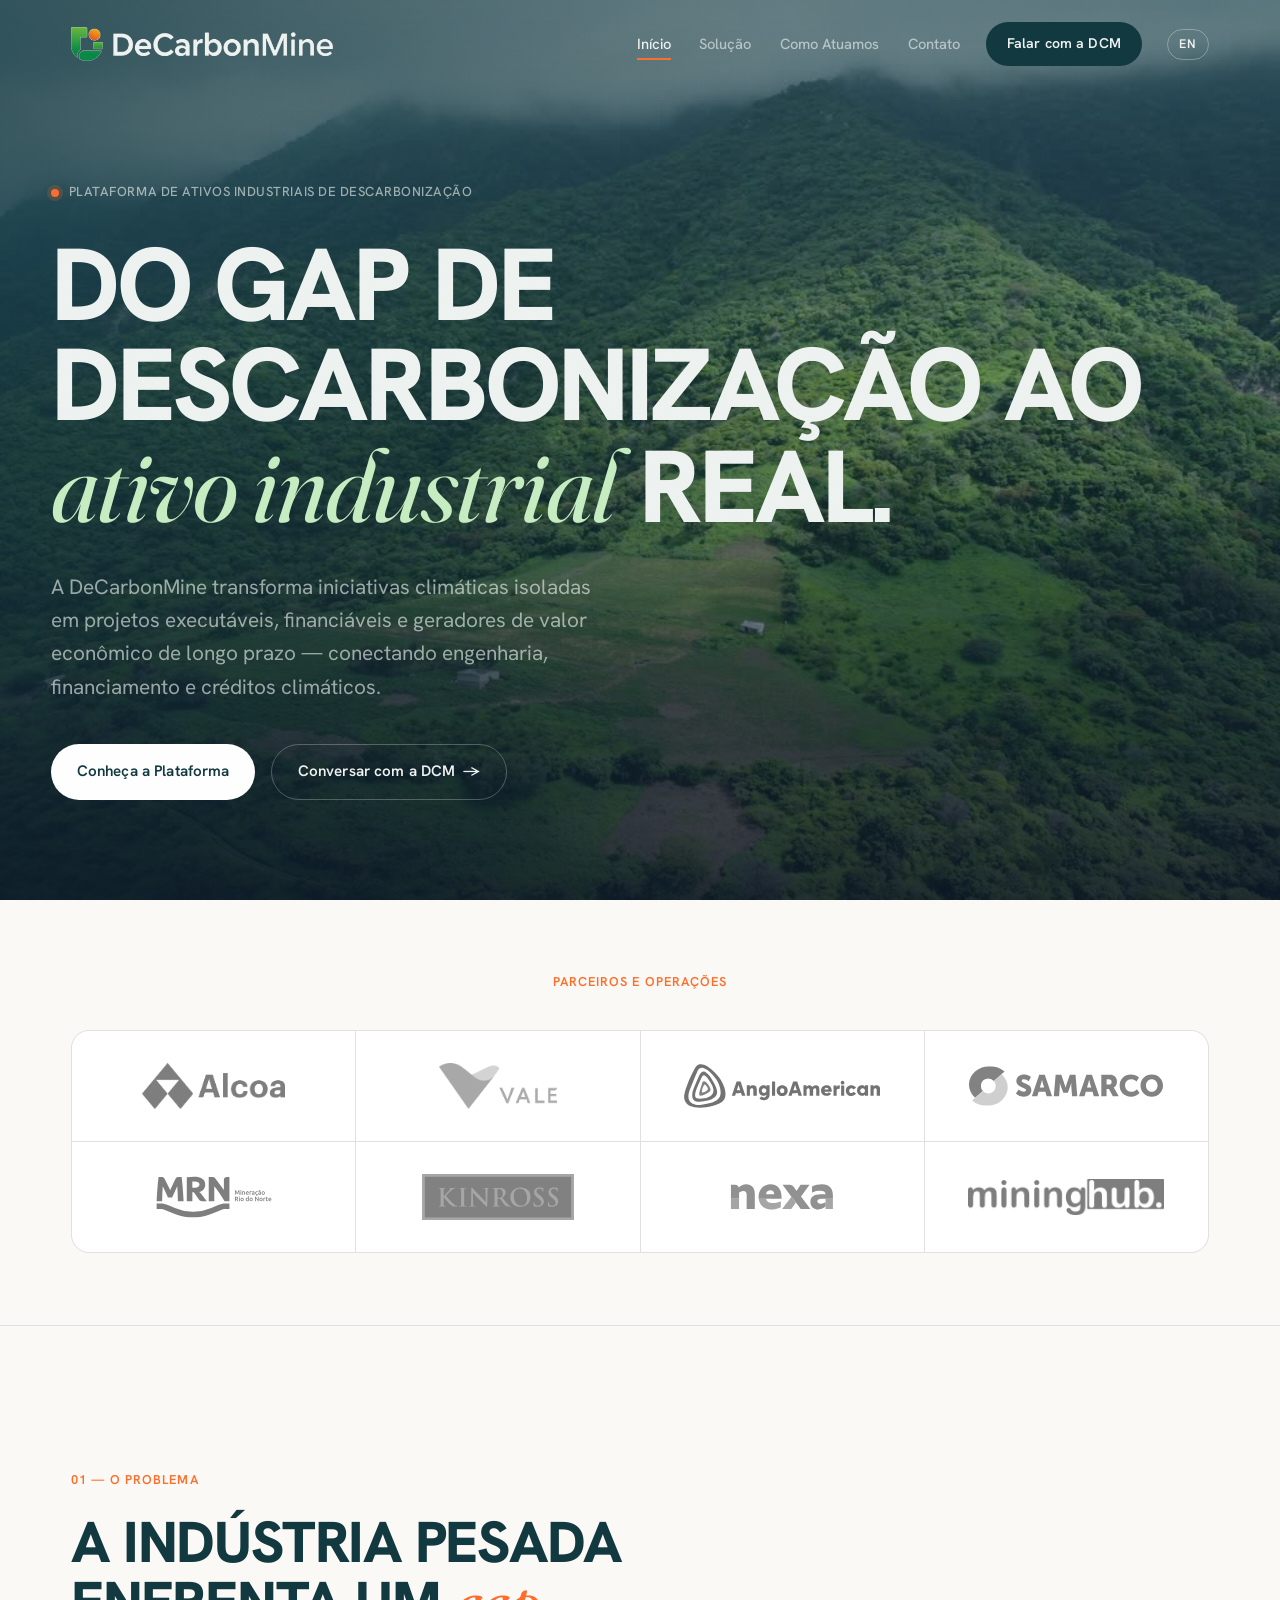
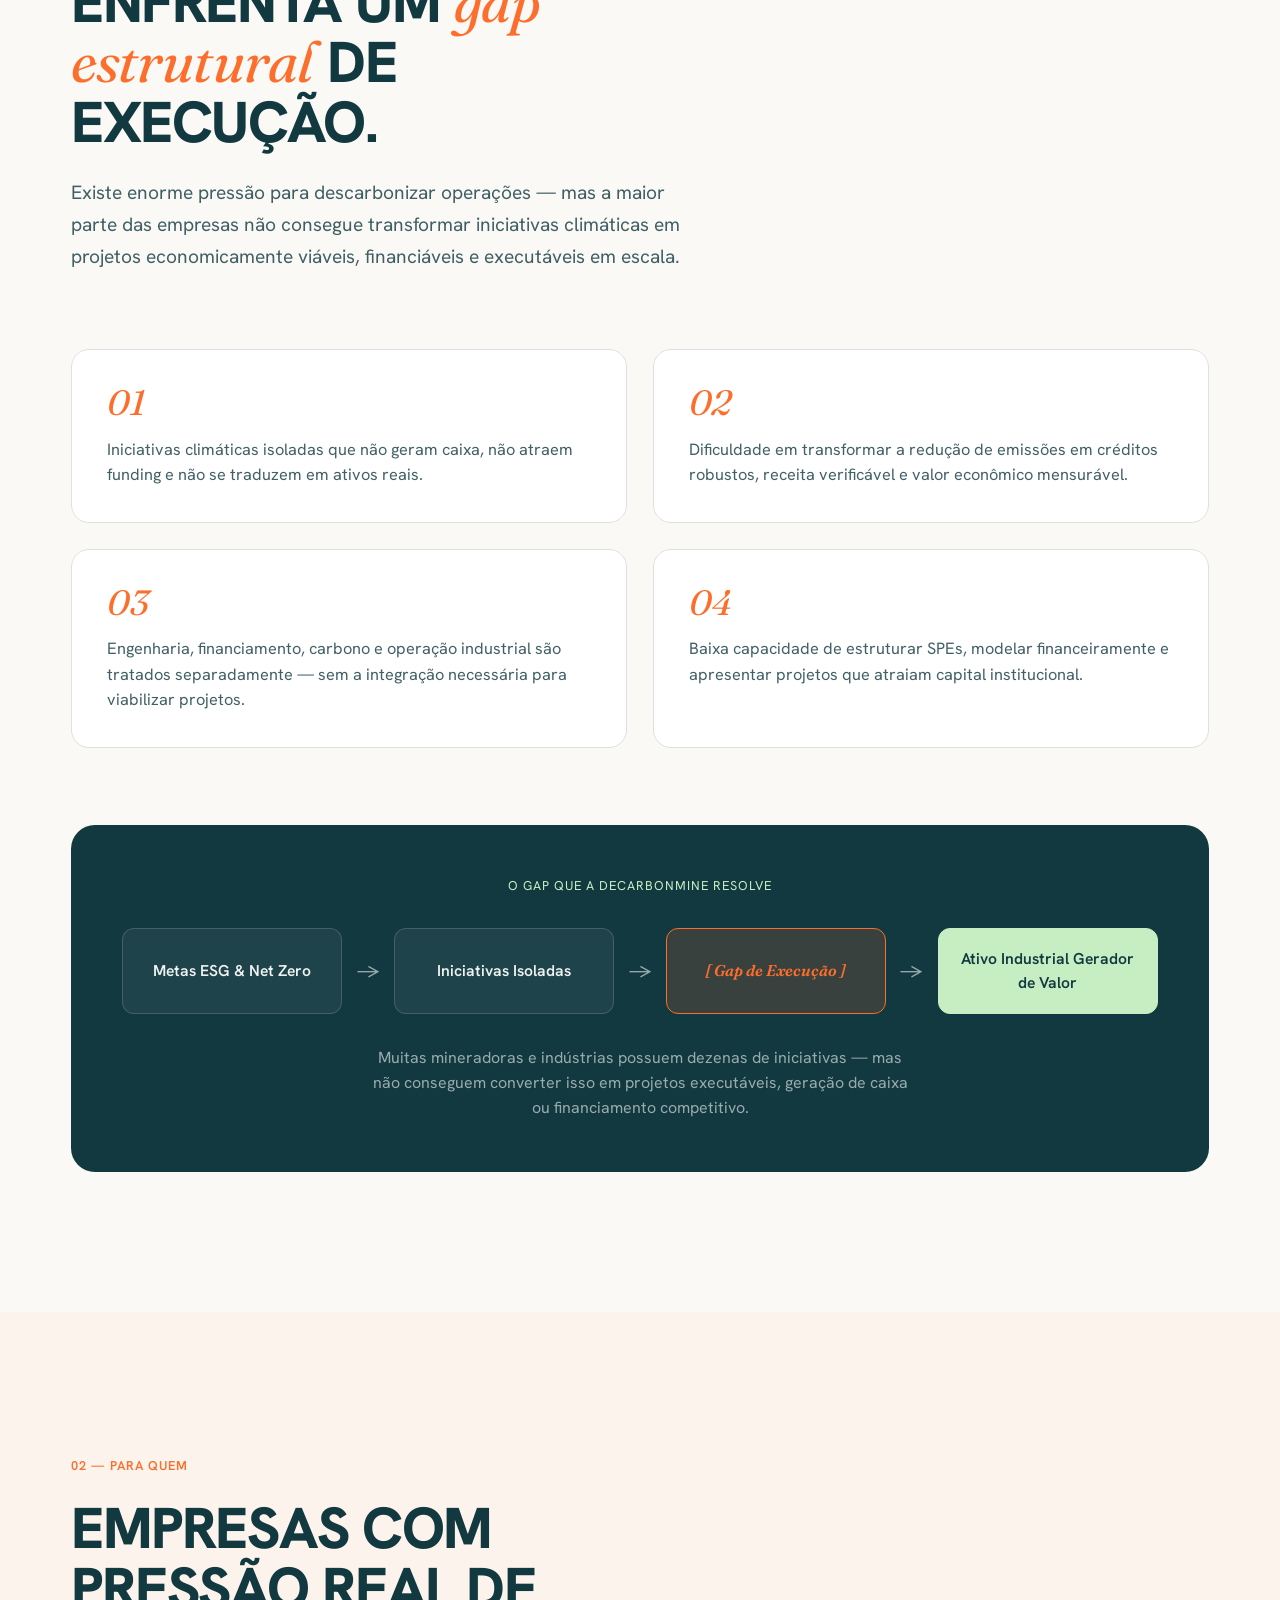
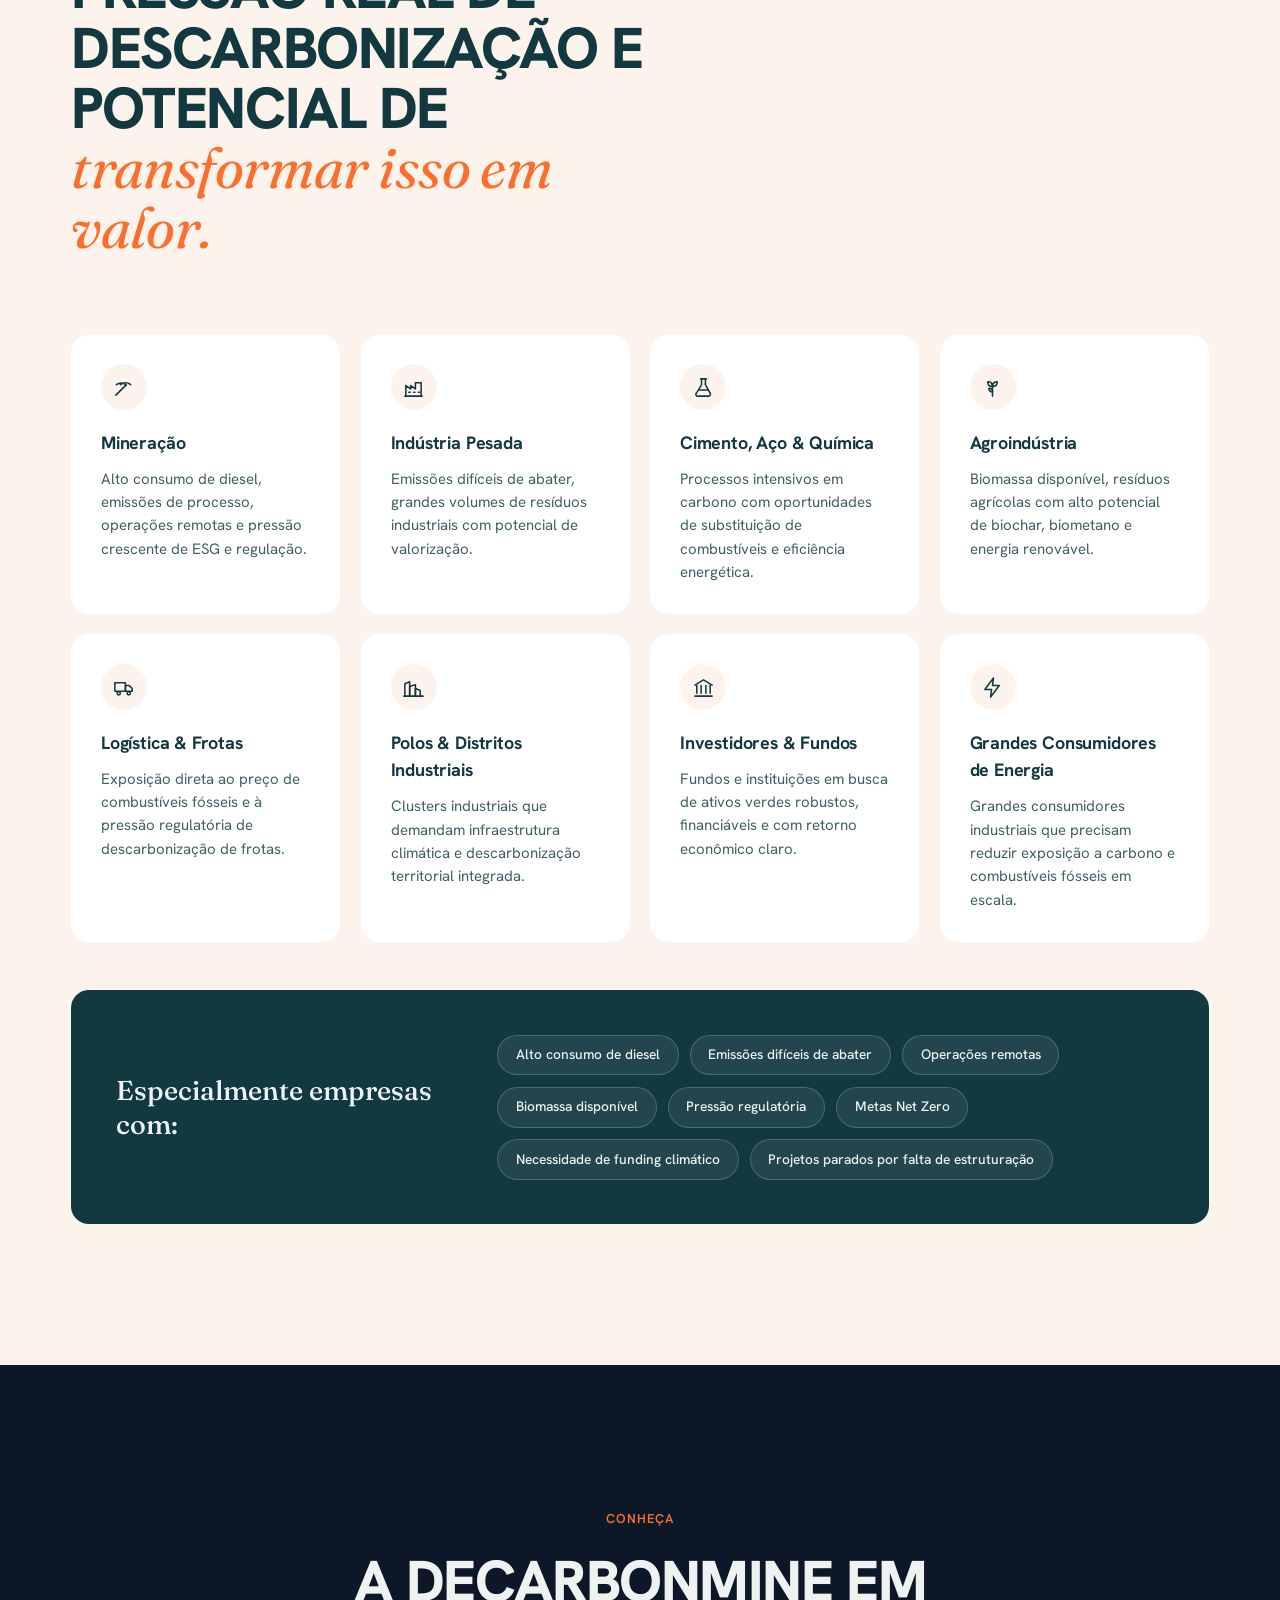
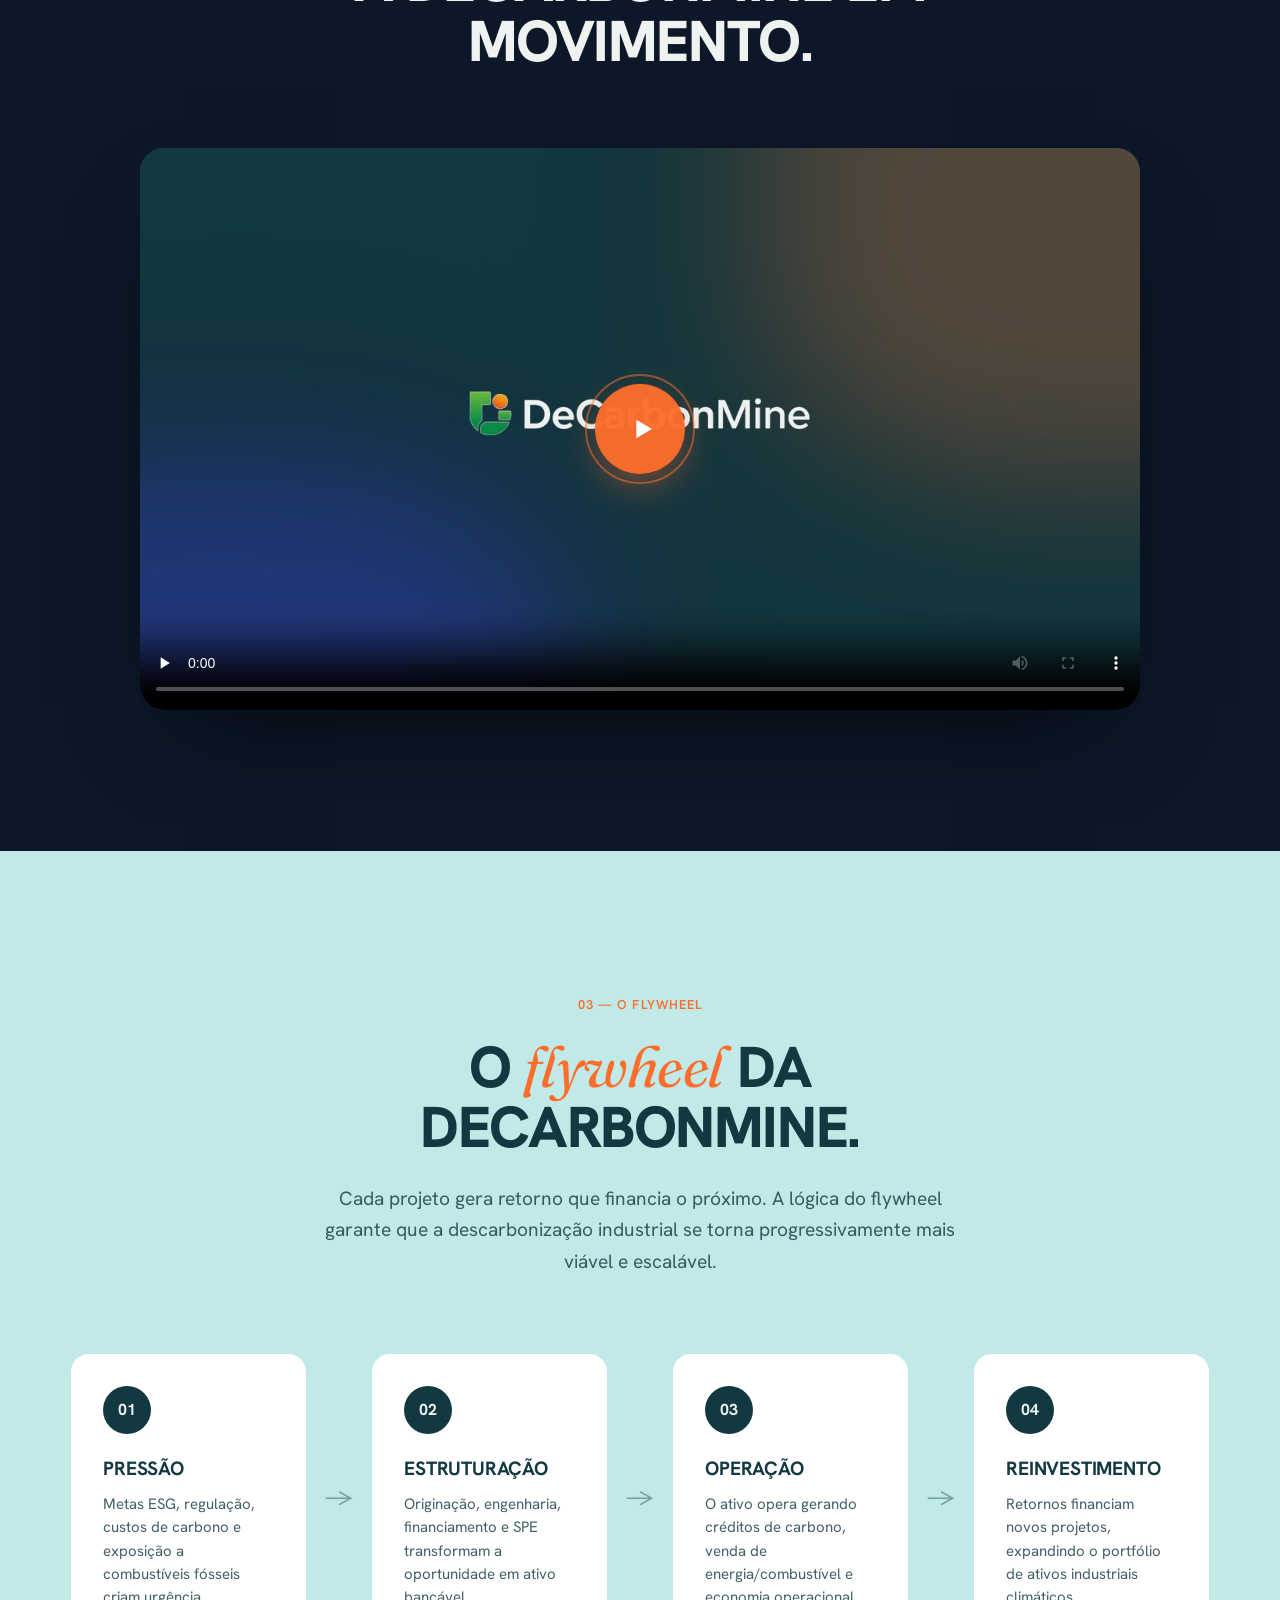
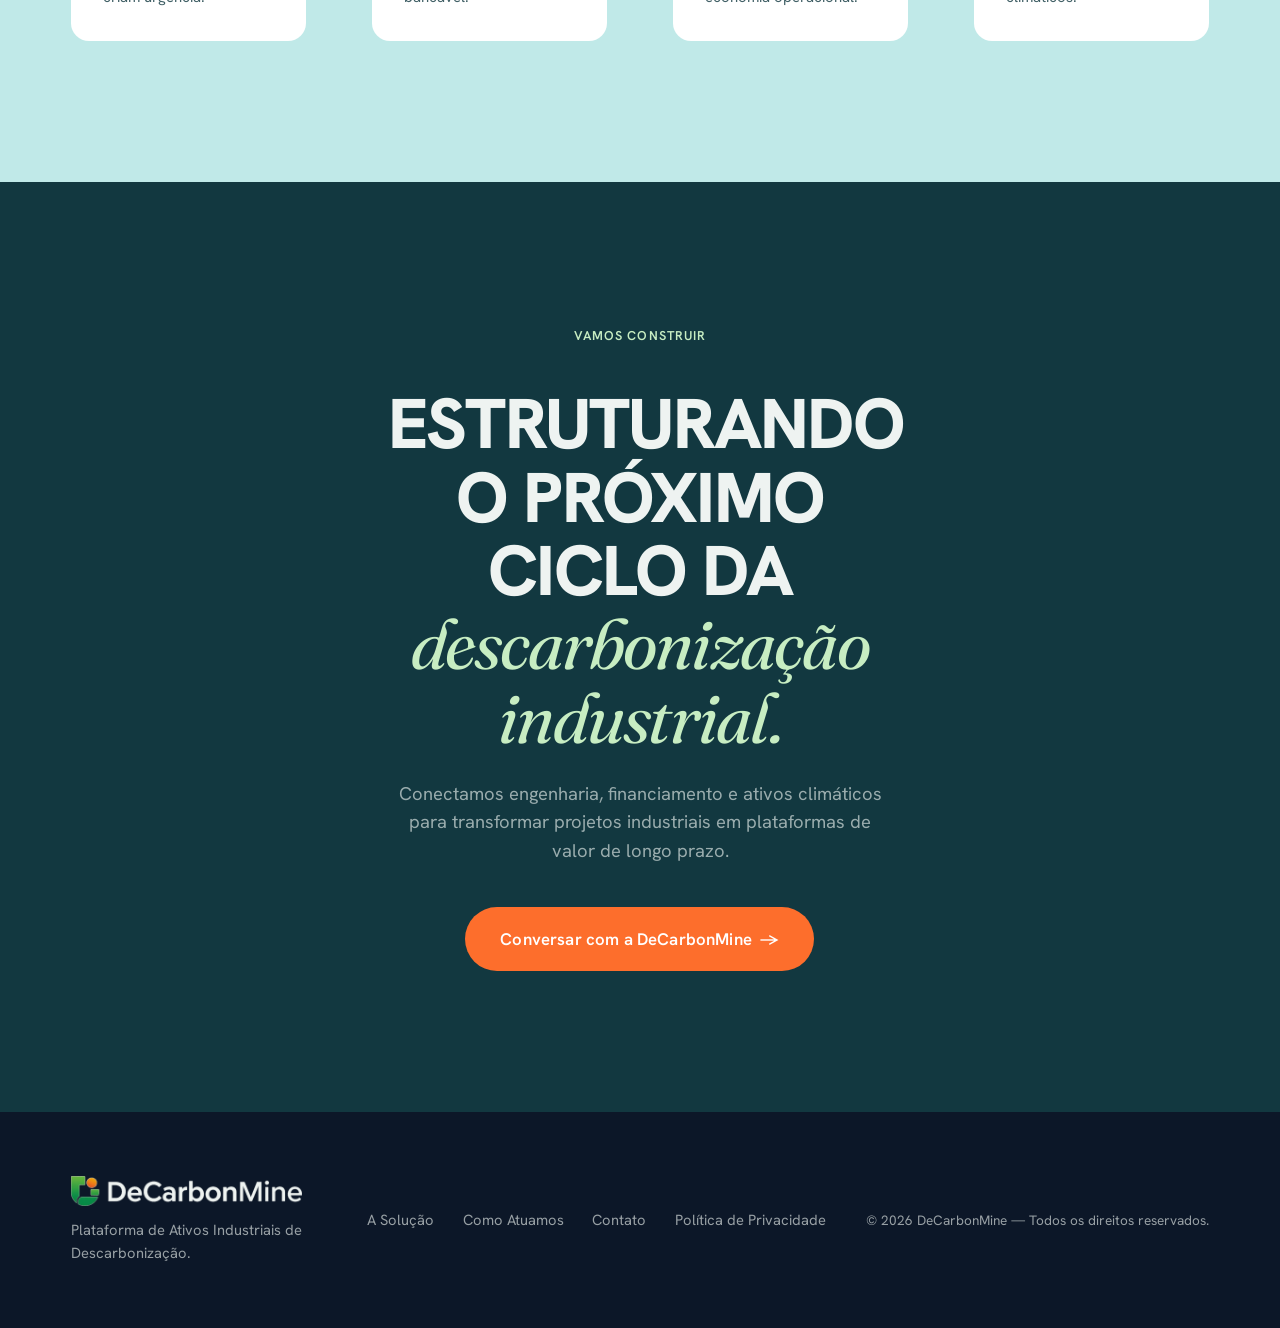
<file: index.html>
<!DOCTYPE html>
<html lang="pt-BR">
<head>
  <meta charset="UTF-8" />
  <meta name="viewport" content="width=device-width, initial-scale=1.0" />
  <title data-i18n-title="meta.home_title">DeCarbonMine — Plataforma de Ativos Industriais de Descarbonização</title>
  <meta name="description" content="A DeCarbonMine transforma iniciativas climáticas isoladas em projetos executáveis, financiáveis e geradores de valor econômico de longo prazo." />
  <link rel="canonical" href="https://decarbonmine.com/" />
  <meta name="theme-color" content="#123840" />
  <meta property="og:type" content="website" />
  <meta property="og:site_name" content="DeCarbonMine" />
  <meta property="og:locale" content="pt_BR" />
  <meta property="og:locale:alternate" content="en_US" />
  <meta property="og:url" content="https://decarbonmine.com/" />
  <meta property="og:title" content="DeCarbonMine — Plataforma de Ativos Industriais de Descarbonização" />
  <meta property="og:description" content="Transformamos iniciativas climáticas isoladas em projetos executáveis, financiáveis e geradores de valor econômico de longo prazo." />
  <meta property="og:image" content="https://decarbonmine.com/assets/og-image.jpg" />
  <meta property="og:image:width" content="1200" />
  <meta property="og:image:height" content="630" />
  <meta name="twitter:card" content="summary_large_image" />
  <meta name="twitter:title" content="DeCarbonMine — Plataforma de Ativos Industriais de Descarbonização" />
  <meta name="twitter:description" content="Transformamos iniciativas climáticas isoladas em projetos executáveis, financiáveis e geradores de valor econômico." />
  <meta name="twitter:image" content="https://decarbonmine.com/assets/og-image.jpg" />
  <link rel="apple-touch-icon" href="assets/apple-touch-icon.png" />
  <link rel="manifest" href="site.webmanifest" />
  <link rel="icon" href="assets/favicon.ico" sizes="any" />
  <link rel="icon" type="image/png" href="assets/favicon-32.png" />
  <link rel="preconnect" href="https://fonts.googleapis.com" />
  <link rel="preconnect" href="https://fonts.gstatic.com" crossorigin />
  <link href="https://fonts.googleapis.com/css2?family=Hanken+Grotesk:ital,wght@0,300;0,400;0,500;0,600;0,700;0,800;1,400&family=Fraunces:ital,opsz,wght@0,9..144,400;0,9..144,500;1,9..144,400;1,9..144,500&display=swap" rel="stylesheet" />
  <link rel="stylesheet" href="styles.css" />
  <script type="application/ld+json">
  {
    "@context": "https://schema.org",
    "@type": "Organization",
    "name": "DeCarbonMine",
    "url": "https://decarbonmine.com/",
    "logo": "https://decarbonmine.com/assets/logo-full.png",
    "description": "Plataforma de Ativos Industriais de Descarbonização — origina, estrutura, financia, implementa e monetiza ativos climáticos industriais.",
    "email": "contato@decarbonmine.com",
    "sameAs": []
  }
  </script>
  <script type="application/ld+json">
  {
    "@context": "https://schema.org",
    "@type": "WebSite",
    "name": "DeCarbonMine",
    "url": "https://decarbonmine.com/",
    "inLanguage": ["pt-BR", "en"]
  }
  </script>
</head>
<body>
  <a class="skip-link" href="#conteudo" data-i18n="a11y.skip">Pular para o conteúdo</a>
  <div class="progress" id="progress" aria-hidden="true"></div>
  <div class="grain" aria-hidden="true"></div>

  <!-- ===== NAV ===== -->
  <header class="nav" id="nav">
    <div class="nav__inner">
      <a class="nav__logo" href="index.html" aria-label="DeCarbonMine">
        <img class="nav__logo-light" src="assets/logo-full-light.png" alt="DeCarbonMine" />
        <img class="nav__logo-dark" src="assets/logo-full.png" alt="" aria-hidden="true" />
      </a>
      <div class="nav__right">
        <div class="nav__menu" id="navMenu">
          <nav class="nav__links" aria-label="Navegação principal">
            <a href="index.html" aria-current="page" data-i18n="nav.home">Início</a>
            <a href="solucao.html" data-i18n="nav.solution">Solução</a>
            <a href="como-atuamos.html" data-i18n="nav.how">Como Atuamos</a>
            <a href="contato.html" data-i18n="nav.contact">Contato</a>
          </nav>
          <a class="btn btn--pill nav__cta" href="contato.html" data-i18n="nav.cta">Falar com a DCM</a>
        </div>
        <div class="nav__actions">
          <button class="lang" data-lang-toggle aria-label="Switch to English">EN</button>
          <button class="nav__burger" id="burger" aria-label="Menu" aria-expanded="false"><span></span><span></span></button>
        </div>
      </div>
    </div>
  </header>

  <main id="conteudo">
    <!-- ===== HERO ===== -->
    <section class="hero hero--video" id="hero">
      <div class="hero__media" aria-hidden="true">
        <video class="hero__video" id="heroVideo" poster="assets/hero-poster.jpg" muted loop playsinline preload="none" data-src="assets/hero.mp4"></video>
        <div class="hero__overlay"></div>
      </div>
      <div class="hero__inner">
        <p class="eyebrow reveal" data-reveal>
          <span class="eyebrow__dot"></span>
          <span data-i18n="home.eyebrow">Plataforma de Ativos Industriais de Descarbonização</span>
        </p>
        <h1 class="hero__title reveal" data-reveal data-i18n-html="home.title">
          Do gap de descarbonização ao <em>ativo industrial</em> real.
        </h1>
        <p class="hero__lede reveal" data-reveal data-i18n="home.lede">
          A DeCarbonMine transforma iniciativas climáticas isoladas em projetos
          executáveis, financiáveis e geradores de valor econômico de longo prazo —
          conectando engenharia, financiamento e créditos climáticos.
        </p>
        <div class="hero__actions reveal" data-reveal>
          <a href="solucao.html" class="btn btn--solid" data-i18n="home.cta1">Conheça a Plataforma</a>
          <a href="contato.html" class="btn btn--ghost"><span data-i18n="home.cta2">Conversar com a DCM</span> <span class="arrow">→</span></a>
        </div>
      </div>
      <div class="hero__scroll reveal" data-reveal>
        <span data-i18n="home.scroll">Role para explorar</span>
        <span class="hero__scroll-line" aria-hidden="true"></span>
      </div>
    </section>

    <!-- ===== PARCEIROS ===== -->
    <section class="section--partners" aria-label="Parceiros">
      <div class="container">
        <p class="partners__label reveal" data-reveal data-i18n="home.partners_label">Parceiros e operações</p>
        <ul class="partners__grid reveal" data-reveal>
          <li class="partner"><img class="partner__logo" src="assets/partners/alcoa.png" alt="Alcoa" loading="lazy" /></li>
          <li class="partner"><img class="partner__logo" src="assets/partners/vale.png" alt="Vale" loading="lazy" /></li>
          <li class="partner"><img class="partner__logo" src="assets/partners/anglo-american.svg" alt="Anglo American" loading="lazy" /></li>
          <li class="partner"><img class="partner__logo" src="assets/partners/samarco.svg" alt="Samarco" loading="lazy" /></li>
          <li class="partner"><img class="partner__logo" src="assets/partners/mrn.svg" alt="Mineração Rio do Norte" loading="lazy" /></li>
          <li class="partner"><img class="partner__logo" src="assets/partners/kinross.svg" alt="Kinross" loading="lazy" /></li>
          <li class="partner"><img class="partner__logo" src="assets/partners/nexa.svg" alt="Nexa" loading="lazy" /></li>
          <li class="partner"><img class="partner__logo" src="assets/partners/mining-hub.png" alt="Mining Hub" loading="lazy" /></li>
        </ul>
      </div>
    </section>

    <!-- ===== O PROBLEMA ===== -->
    <section class="section section--problem" id="problema">
      <div class="container">
        <div class="section__head">
          <span class="section__index" data-i18n="home.prob_index">01 — O Problema</span>
          <h2 class="section__title" data-i18n-html="home.prob_title">A indústria pesada enfrenta um <em>gap estrutural</em> de execução.</h2>
          <p class="section__intro" data-i18n="home.prob_intro">Existe enorme pressão para descarbonizar operações — mas a maior parte das empresas não consegue transformar iniciativas climáticas em projetos economicamente viáveis, financiáveis e executáveis em escala.</p>
        </div>
        <div class="problem-grid">
          <article class="problem-card reveal" data-reveal><span class="problem-card__num">01</span><p data-i18n="home.prob1">Iniciativas climáticas isoladas que não geram caixa, não atraem funding e não se traduzem em ativos reais.</p></article>
          <article class="problem-card reveal" data-reveal><span class="problem-card__num">02</span><p data-i18n="home.prob2">Dificuldade em transformar a redução de emissões em créditos robustos, receita verificável e valor econômico mensurável.</p></article>
          <article class="problem-card reveal" data-reveal><span class="problem-card__num">03</span><p data-i18n="home.prob3">Engenharia, financiamento, carbono e operação industrial são tratados separadamente — sem a integração necessária para viabilizar projetos.</p></article>
          <article class="problem-card reveal" data-reveal><span class="problem-card__num">04</span><p data-i18n="home.prob4">Baixa capacidade de estruturar SPEs, modelar financeiramente e apresentar projetos que atraiam capital institucional.</p></article>
        </div>
        <div class="gap reveal" data-reveal>
          <span class="gap__label" data-i18n="home.gap_label">O gap que a DeCarbonMine resolve</span>
          <div class="gap__flow">
            <div class="gap__node" data-i18n="home.gap_n1">Metas ESG &amp; Net Zero</div>
            <span class="gap__arrow">→</span>
            <div class="gap__node" data-i18n="home.gap_n2">Iniciativas Isoladas</div>
            <span class="gap__arrow">→</span>
            <div class="gap__node gap__node--break" data-i18n="home.gap_n3">[ Gap de Execução ]</div>
            <span class="gap__arrow">→</span>
            <div class="gap__node gap__node--asset" data-i18n="home.gap_n4">Ativo Industrial Gerador de Valor</div>
          </div>
          <p class="gap__note" data-i18n="home.gap_note">Muitas mineradoras e indústrias possuem dezenas de iniciativas — mas não conseguem converter isso em projetos executáveis, geração de caixa ou financiamento competitivo.</p>
        </div>
      </div>
    </section>

    <!-- ===== PARA QUEM ===== -->
    <section class="section section--audience" id="para-quem">
      <div class="container">
        <div class="section__head">
          <span class="section__index" data-i18n="home.aud_index">02 — Para Quem</span>
          <h2 class="section__title" data-i18n-html="home.aud_title">Empresas com pressão real de descarbonização e potencial de <em>transformar isso em valor.</em></h2>
        </div>
        <div class="audience-grid">
          <article class="aud-card reveal" data-reveal>
            <span class="aud-card__icon" aria-hidden="true"><svg viewBox="0 0 24 24" fill="none" stroke="currentColor" stroke-width="1.6" stroke-linecap="round" stroke-linejoin="round"><path d="M14 10 4 20"/><path d="M4.5 9c3-2.2 7.4-2.2 10.6.5M19.5 9c-3.2-2.7-7.6-2.7-10.6 0"/></svg></span>
            <h3 data-i18n="home.aud1_t">Mineração</h3><p data-i18n="home.aud1_d">Alto consumo de diesel, emissões de processo, operações remotas e pressão crescente de ESG e regulação.</p>
          </article>
          <article class="aud-card reveal" data-reveal>
            <span class="aud-card__icon" aria-hidden="true"><svg viewBox="0 0 24 24" fill="none" stroke="currentColor" stroke-width="1.6" stroke-linecap="round" stroke-linejoin="round"><path d="M3 21h18"/><path d="M4 21V10l5 3.5V10l5 3.5V7h6v14"/><path d="M7 17h1.5M12 17h1.5M17 17h1.5"/></svg></span>
            <h3 data-i18n="home.aud2_t">Indústria Pesada</h3><p data-i18n="home.aud2_d">Emissões difíceis de abater, grandes volumes de resíduos industriais com potencial de valorização.</p>
          </article>
          <article class="aud-card reveal" data-reveal>
            <span class="aud-card__icon" aria-hidden="true"><svg viewBox="0 0 24 24" fill="none" stroke="currentColor" stroke-width="1.6" stroke-linecap="round" stroke-linejoin="round"><path d="M9 3h6M10 3v6l-5 8.4A2 2 0 0 0 6.7 21h10.6a2 2 0 0 0 1.7-3L14 9V3"/><path d="M7.5 14.5h9"/></svg></span>
            <h3 data-i18n="home.aud3_t">Cimento, Aço &amp; Química</h3><p data-i18n="home.aud3_d">Processos intensivos em carbono com oportunidades de substituição de combustíveis e eficiência energética.</p>
          </article>
          <article class="aud-card reveal" data-reveal>
            <span class="aud-card__icon" aria-hidden="true"><svg viewBox="0 0 24 24" fill="none" stroke="currentColor" stroke-width="1.6" stroke-linecap="round" stroke-linejoin="round"><path d="M12 21V8"/><path d="M12 11C9 11 7 9 7 6c3 0 5 2 5 5z"/><path d="M12 11c3 0 5-2 5-5-3 0-5 2-5 5z"/><path d="M12 16.5c-2.4 0-3.8-1.4-3.8-3.8 2.4 0 3.8 1.4 3.8 3.8z"/></svg></span>
            <h3 data-i18n="home.aud4_t">Agroindústria</h3><p data-i18n="home.aud4_d">Biomassa disponível, resíduos agrícolas com alto potencial de biochar, biometano e energia renovável.</p>
          </article>
          <article class="aud-card reveal" data-reveal>
            <span class="aud-card__icon" aria-hidden="true"><svg viewBox="0 0 24 24" fill="none" stroke="currentColor" stroke-width="1.6" stroke-linecap="round" stroke-linejoin="round"><path d="M3 7h11v9H3z"/><path d="M14 10h4l3 3v3h-7z"/><circle cx="7" cy="18" r="1.7"/><circle cx="17.5" cy="18" r="1.7"/></svg></span>
            <h3 data-i18n="home.aud5_t">Logística &amp; Frotas</h3><p data-i18n="home.aud5_d">Exposição direta ao preço de combustíveis fósseis e à pressão regulatória de descarbonização de frotas.</p>
          </article>
          <article class="aud-card reveal" data-reveal>
            <span class="aud-card__icon" aria-hidden="true"><svg viewBox="0 0 24 24" fill="none" stroke="currentColor" stroke-width="1.6" stroke-linecap="round" stroke-linejoin="round"><path d="M2 21h20"/><path d="M3 21V8l5-2v15"/><path d="M8 21V11l6-2v12"/><path d="M14 21V13l5 2v6"/></svg></span>
            <h3 data-i18n="home.aud6_t">Polos &amp; Distritos Industriais</h3><p data-i18n="home.aud6_d">Clusters industriais que demandam infraestrutura climática e descarbonização territorial integrada.</p>
          </article>
          <article class="aud-card reveal" data-reveal>
            <span class="aud-card__icon" aria-hidden="true"><svg viewBox="0 0 24 24" fill="none" stroke="currentColor" stroke-width="1.6" stroke-linecap="round" stroke-linejoin="round"><path d="M3 9.5 12 4l9 5.5"/><path d="M5 10v8M9.5 10v8M14.5 10v8M19 10v8"/><path d="M3 21h18"/></svg></span>
            <h3 data-i18n="home.aud7_t">Investidores &amp; Fundos</h3><p data-i18n="home.aud7_d">Fundos e instituições em busca de ativos verdes robustos, financiáveis e com retorno econômico claro.</p>
          </article>
          <article class="aud-card reveal" data-reveal>
            <span class="aud-card__icon" aria-hidden="true"><svg viewBox="0 0 24 24" fill="none" stroke="currentColor" stroke-width="1.6" stroke-linecap="round" stroke-linejoin="round"><path d="M13 2 4 14h7l-1 8 9-12h-7z"/></svg></span>
            <h3 data-i18n="home.aud8_t">Grandes Consumidores de Energia</h3><p data-i18n="home.aud8_d">Grandes consumidores industriais que precisam reduzir exposição a carbono e combustíveis fósseis em escala.</p>
          </article>
        </div>
        <div class="aud-qual reveal" data-reveal>
          <p class="aud-qual__label" data-i18n="home.aud_qual_label">Especialmente empresas com:</p>
          <div class="chips">
            <span class="chip" data-i18n="home.chip1">Alto consumo de diesel</span>
            <span class="chip" data-i18n="home.chip2">Emissões difíceis de abater</span>
            <span class="chip" data-i18n="home.chip3">Operações remotas</span>
            <span class="chip" data-i18n="home.chip4">Biomassa disponível</span>
            <span class="chip" data-i18n="home.chip5">Pressão regulatória</span>
            <span class="chip" data-i18n="home.chip6">Metas Net Zero</span>
            <span class="chip" data-i18n="home.chip7">Necessidade de funding climático</span>
            <span class="chip" data-i18n="home.chip8">Projetos parados por falta de estruturação</span>
          </div>
        </div>
      </div>
    </section>

    <!-- ===== VÍDEO ===== -->
    <section class="section section--video" id="video">
      <div class="container">
        <div class="section__head section__head--center">
          <span class="section__index" data-i18n="home.video_label">Conheça</span>
          <h2 class="section__title" data-i18n="home.video_title">A DeCarbonMine em movimento.</h2>
        </div>
        <div class="video-player reveal" data-reveal id="videoPlayer">
          <video class="video-player__video" id="brandVideo" poster="assets/video-poster.jpg" preload="none" playsinline controls>
            <source src="assets/decarbonmine.mp4" type="video/mp4" />
          </video>
          <button class="video-player__play" id="videoPlayBtn" type="button" data-i18n-attr="aria-label:home.video_play" aria-label="Reproduzir vídeo">
            <svg viewBox="0 0 24 24" width="34" height="34" fill="none" aria-hidden="true">
              <path d="M8 5.5v13l11-6.5-11-6.5z" fill="currentColor" />
            </svg>
          </button>
        </div>
      </div>
    </section>

    <!-- ===== FLYWHEEL ===== -->
    <section class="section section--flywheel">
      <div class="container">
        <div class="section__head section__head--center">
          <span class="section__index" data-i18n="home.fly_index">03 — O Flywheel</span>
          <h2 class="section__title" data-i18n-html="home.fly_title">O <em>flywheel</em> da DeCarbonMine.</h2>
          <p class="section__intro" data-i18n="home.fly_intro">Cada projeto gera retorno que financia o próximo. A lógica do flywheel garante que a descarbonização industrial se torna progressivamente mais viável e escalável.</p>
        </div>
        <div class="flywheel">
          <article class="fly-step reveal" data-reveal><span class="fly-step__num">01</span><h3 data-i18n="home.fly1_t">Pressão</h3><p data-i18n="home.fly1_d">Metas ESG, regulação, custos de carbono e exposição a combustíveis fósseis criam urgência.</p></article>
          <span class="fly-link" aria-hidden="true">→</span>
          <article class="fly-step reveal" data-reveal><span class="fly-step__num">02</span><h3 data-i18n="home.fly2_t">Estruturação</h3><p data-i18n="home.fly2_d">Originação, engenharia, financiamento e SPE transformam a oportunidade em ativo bancável.</p></article>
          <span class="fly-link" aria-hidden="true">→</span>
          <article class="fly-step reveal" data-reveal><span class="fly-step__num">03</span><h3 data-i18n="home.fly3_t">Operação</h3><p data-i18n="home.fly3_d">O ativo opera gerando créditos de carbono, venda de energia/combustível e economia operacional.</p></article>
          <span class="fly-link" aria-hidden="true">→</span>
          <article class="fly-step reveal" data-reveal><span class="fly-step__num">04</span><h3 data-i18n="home.fly4_t">Reinvestimento</h3><p data-i18n="home.fly4_d">Retornos financiam novos projetos, expandindo o portfólio de ativos industriais climáticos.</p></article>
        </div>
      </div>
    </section>

    <!-- ===== CTA ===== -->
    <section class="section section--cta" id="contato-cta">
      <div class="container">
        <div class="cta">
          <span class="section__index section__index--light" data-i18n="home.cta_eyebrow">Vamos construir</span>
          <h2 class="cta__title" data-i18n-html="home.cta_title">Estruturando o próximo ciclo da <em>descarbonização industrial.</em></h2>
          <p class="cta__lede" data-i18n="home.cta_lede">Conectamos engenharia, financiamento e ativos climáticos para transformar projetos industriais em plataformas de valor de longo prazo.</p>
          <a href="contato.html" class="btn btn--solid btn--lg"><span data-i18n="home.cta_btn">Conversar com a DeCarbonMine</span> <span class="arrow">→</span></a>
        </div>
      </div>
    </section>
  </main>

  <!-- ===== FOOTER ===== -->
  <footer class="footer">
    <div class="container footer__inner">
      <div class="footer__brand footer__logo">
        <img src="assets/logo-full-light.png" alt="DeCarbonMine" />
        <p data-i18n="foot.tagline">Plataforma de Ativos Industriais de Descarbonização.</p>
      </div>
      <nav class="footer__nav" aria-label="Rodapé">
        <a href="solucao.html" data-i18n="foot.nav_solution">A Solução</a>
        <a href="como-atuamos.html" data-i18n="foot.nav_how">Como Atuamos</a>
        <a href="contato.html" data-i18n="foot.nav_contact">Contato</a>
        <a href="privacidade.html" data-i18n="consent.privacy">Política de Privacidade</a>
      </nav>
      <div class="footer__meta">
        <span>© <span id="year"></span> DeCarbonMine — <span data-i18n="foot.rights">Todos os direitos reservados.</span></span>
      </div>
    </div>
  </footer>

  <script src="i18n.js"></script>
  <script src="script.js"></script>
  <script src="analytics.js"></script>
</body>
</html>
</file>
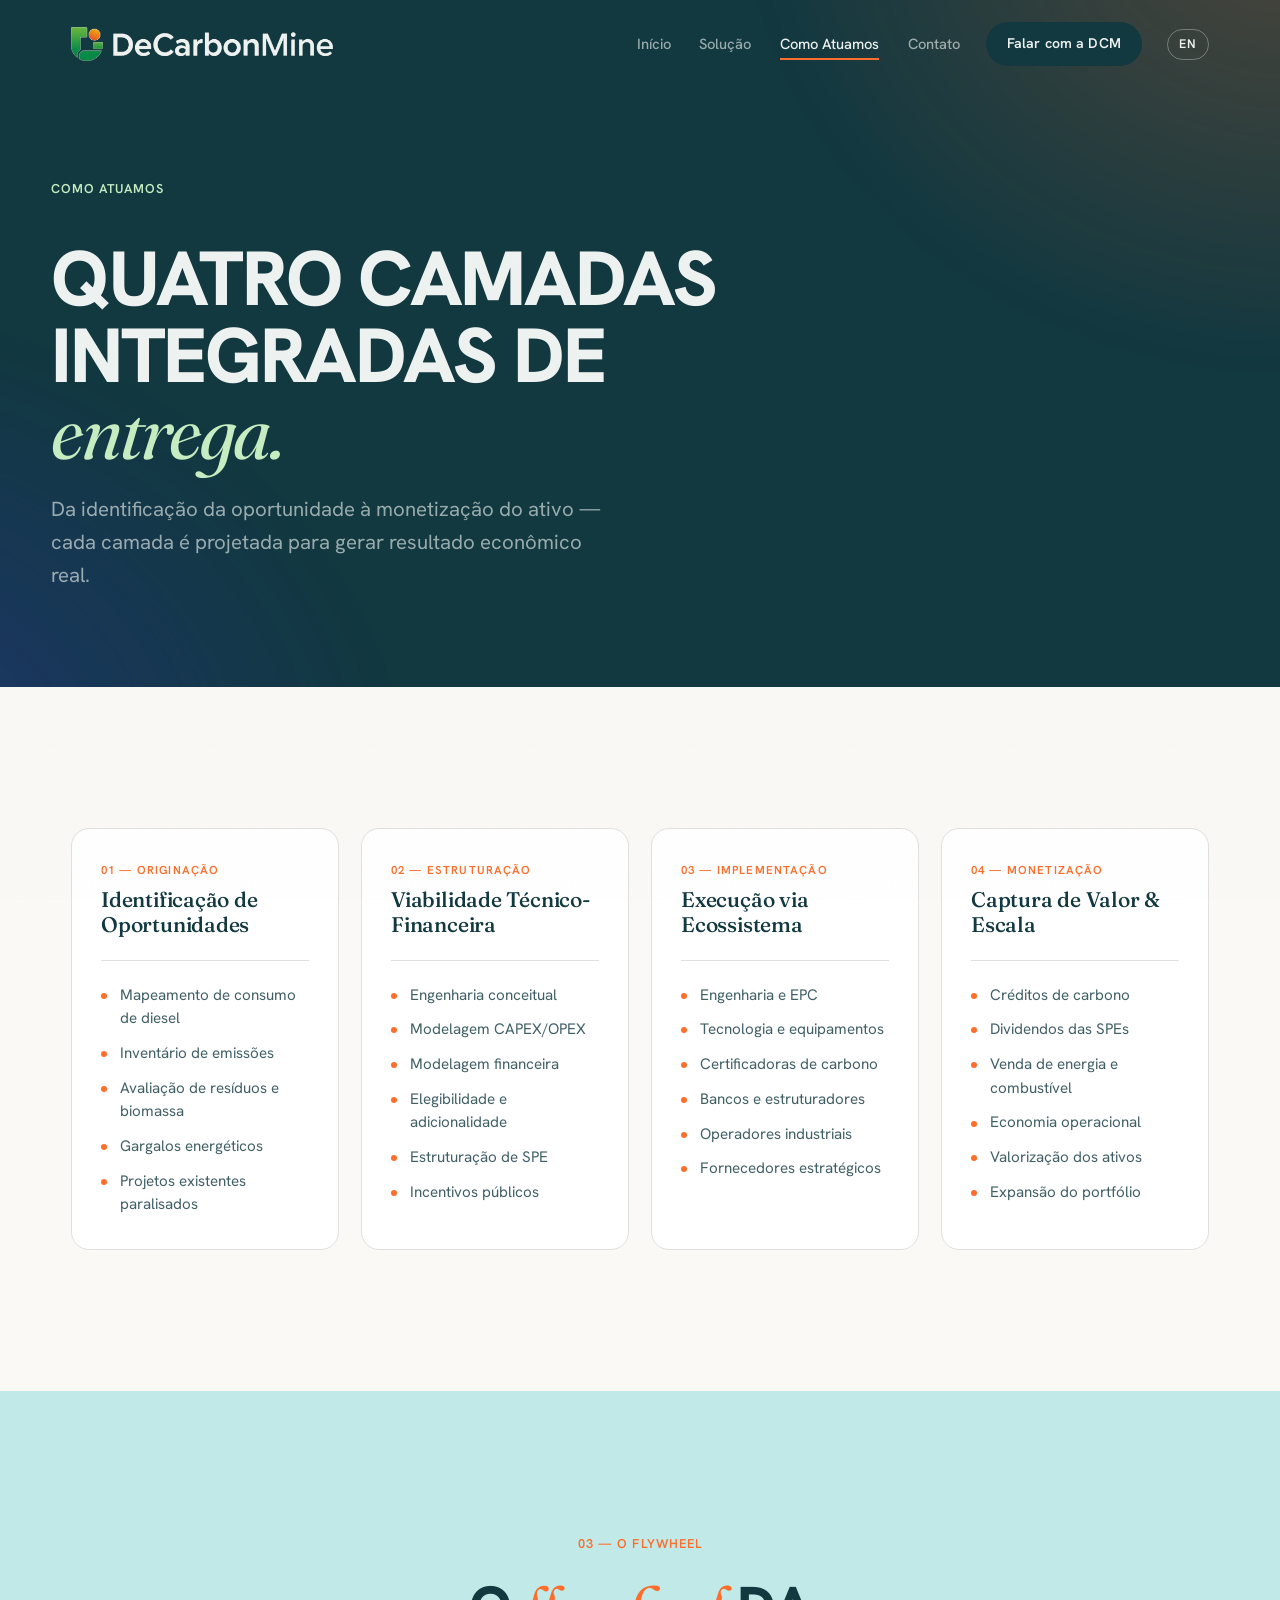
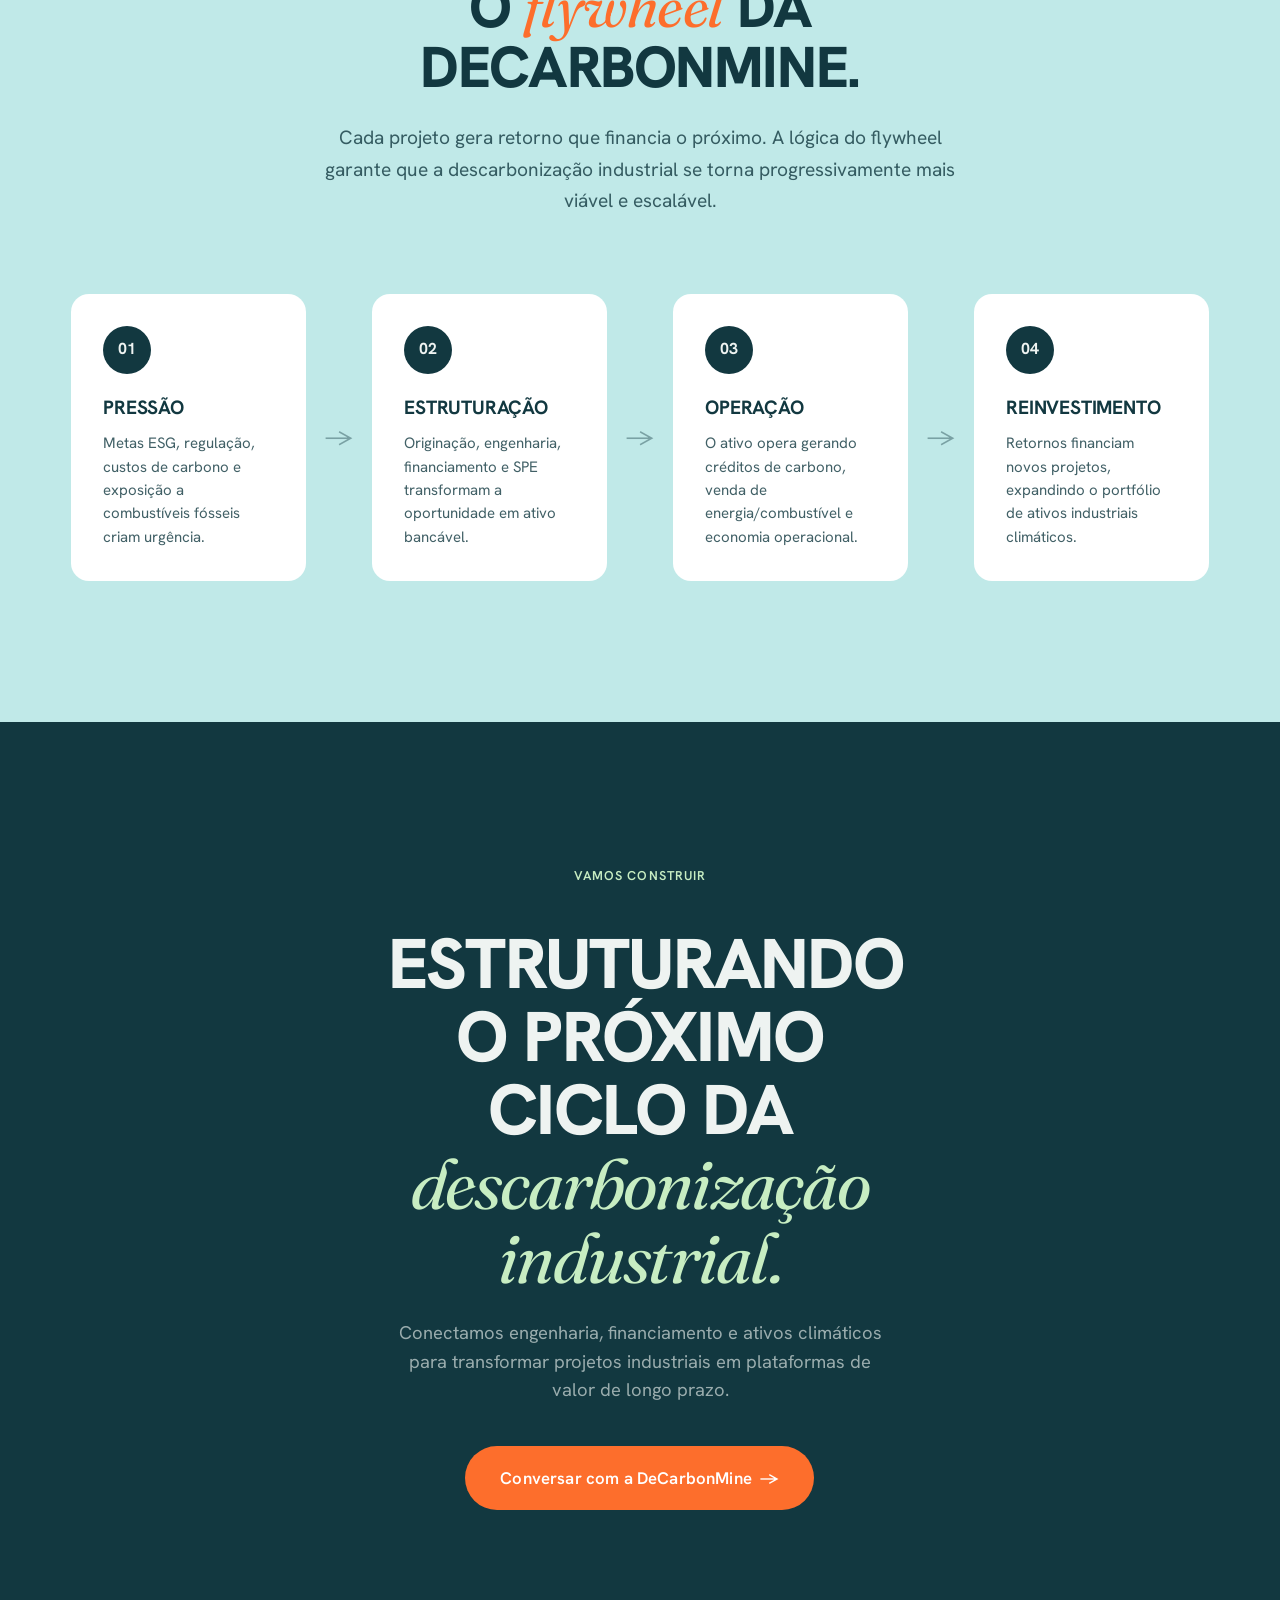
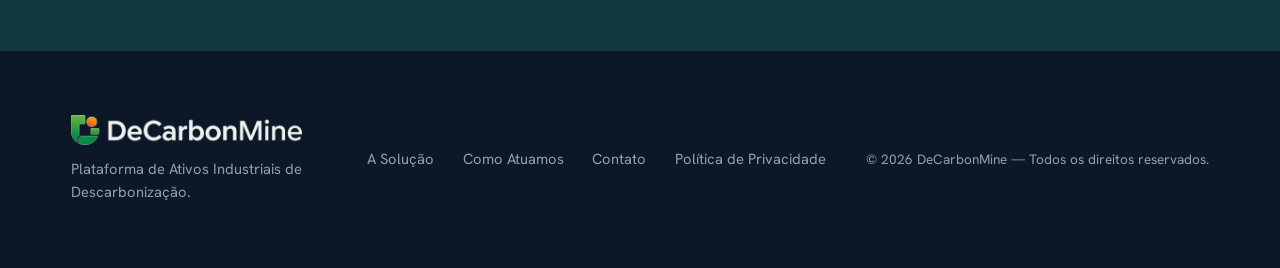
<file: como-atuamos.html>
<!DOCTYPE html>
<html lang="pt-BR">
<head>
  <meta charset="UTF-8" />
  <meta name="viewport" content="width=device-width, initial-scale=1.0" />
  <title data-i18n-title="meta.how_title">Como Atuamos — DeCarbonMine</title>
  <meta name="description" content="Quatro camadas integradas de entrega: originação, estruturação, implementação e monetização de ativos de descarbonização." />
  <link rel="canonical" href="https://decarbonmine.com/como-atuamos.html" />
  <meta name="theme-color" content="#123840" />
  <meta property="og:type" content="website" />
  <meta property="og:site_name" content="DeCarbonMine" />
  <meta property="og:locale" content="pt_BR" />
  <meta property="og:locale:alternate" content="en_US" />
  <meta property="og:url" content="https://decarbonmine.com/como-atuamos.html" />
  <meta property="og:title" content="Como Atuamos — DeCarbonMine" />
  <meta property="og:description" content="Quatro camadas integradas de entrega: originação, estruturação, implementação e monetização de ativos de descarbonização." />
  <meta property="og:image" content="https://decarbonmine.com/assets/og-image.jpg" />
  <meta property="og:image:width" content="1200" />
  <meta property="og:image:height" content="630" />
  <meta name="twitter:card" content="summary_large_image" />
  <meta name="twitter:title" content="Como Atuamos — DeCarbonMine" />
  <meta name="twitter:description" content="Quatro camadas integradas de entrega: originação, estruturação, implementação e monetização." />
  <meta name="twitter:image" content="https://decarbonmine.com/assets/og-image.jpg" />
  <link rel="apple-touch-icon" href="assets/apple-touch-icon.png" />
  <link rel="manifest" href="site.webmanifest" />
  <link rel="icon" href="assets/favicon.ico" sizes="any" />
  <link rel="icon" type="image/png" href="assets/favicon-32.png" />
  <link rel="preconnect" href="https://fonts.googleapis.com" />
  <link rel="preconnect" href="https://fonts.gstatic.com" crossorigin />
  <link href="https://fonts.googleapis.com/css2?family=Hanken+Grotesk:ital,wght@0,300;0,400;0,500;0,600;0,700;0,800;1,400&family=Fraunces:ital,opsz,wght@0,9..144,400;0,9..144,500;1,9..144,400;1,9..144,500&display=swap" rel="stylesheet" />
  <link rel="stylesheet" href="styles.css" />
</head>
<body>
  <a class="skip-link" href="#conteudo" data-i18n="a11y.skip">Pular para o conteúdo</a>
  <div class="progress" id="progress" aria-hidden="true"></div>
  <div class="grain" aria-hidden="true"></div>

  <header class="nav" id="nav">
    <div class="nav__inner">
      <a class="nav__logo" href="index.html" aria-label="DeCarbonMine">
        <img class="nav__logo-light" src="assets/logo-full-light.png" alt="DeCarbonMine" />
        <img class="nav__logo-dark" src="assets/logo-full.png" alt="" aria-hidden="true" />
      </a>
      <div class="nav__right">
        <div class="nav__menu" id="navMenu">
          <nav class="nav__links" aria-label="Navegação principal">
            <a href="index.html" data-i18n="nav.home">Início</a>
            <a href="solucao.html" data-i18n="nav.solution">Solução</a>
            <a href="como-atuamos.html" aria-current="page" data-i18n="nav.how">Como Atuamos</a>
            <a href="contato.html" data-i18n="nav.contact">Contato</a>
          </nav>
          <a class="btn btn--pill nav__cta" href="contato.html" data-i18n="nav.cta">Falar com a DCM</a>
        </div>
        <div class="nav__actions">
          <button class="lang" data-lang-toggle aria-label="Switch to English">EN</button>
          <button class="nav__burger" id="burger" aria-label="Menu" aria-expanded="false"><span></span><span></span></button>
        </div>
      </div>
    </div>
  </header>

  <main id="conteudo">
    <header class="page-header">
      <div class="page-header__glow" aria-hidden="true"></div>
      <div class="page-header__inner">
        <span class="section__index section__index--light" data-i18n="how.hero_index">Como Atuamos</span>
        <h1 class="page-header__title" data-i18n-html="how.hero_title">Quatro camadas integradas de <em>entrega.</em></h1>
        <p class="page-header__lede" data-i18n="how.hero_lede">Da identificação da oportunidade à monetização do ativo — cada camada é projetada para gerar resultado econômico real.</p>
      </div>
    </header>

    <section class="section section--layers">
      <div class="container">
        <div class="layers">
          <article class="layer reveal" data-reveal>
            <header class="layer__head"><span class="layer__index" data-i18n="how.l1_e">01 — Originação</span><h3 data-i18n="how.l1_t">Identificação de Oportunidades</h3></header>
            <ul>
              <li data-i18n="how.l1_1">Mapeamento de consumo de diesel</li>
              <li data-i18n="how.l1_2">Inventário de emissões</li>
              <li data-i18n="how.l1_3">Avaliação de resíduos e biomassa</li>
              <li data-i18n="how.l1_4">Gargalos energéticos</li>
              <li data-i18n="how.l1_5">Projetos existentes paralisados</li>
            </ul>
          </article>
          <article class="layer reveal" data-reveal>
            <header class="layer__head"><span class="layer__index" data-i18n="how.l2_e">02 — Estruturação</span><h3 data-i18n="how.l2_t">Viabilidade Técnico-Financeira</h3></header>
            <ul>
              <li data-i18n="how.l2_1">Engenharia conceitual</li>
              <li data-i18n="how.l2_2">Modelagem CAPEX/OPEX</li>
              <li data-i18n="how.l2_3">Modelagem financeira</li>
              <li data-i18n="how.l2_4">Elegibilidade e adicionalidade</li>
              <li data-i18n="how.l2_5">Estruturação de SPE</li>
              <li data-i18n="how.l2_6">Incentivos públicos</li>
            </ul>
          </article>
          <article class="layer reveal" data-reveal>
            <header class="layer__head"><span class="layer__index" data-i18n="how.l3_e">03 — Implementação</span><h3 data-i18n="how.l3_t">Execução via Ecossistema</h3></header>
            <ul>
              <li data-i18n="how.l3_1">Engenharia e EPC</li>
              <li data-i18n="how.l3_2">Tecnologia e equipamentos</li>
              <li data-i18n="how.l3_3">Certificadoras de carbono</li>
              <li data-i18n="how.l3_4">Bancos e estruturadores</li>
              <li data-i18n="how.l3_5">Operadores industriais</li>
              <li data-i18n="how.l3_6">Fornecedores estratégicos</li>
            </ul>
          </article>
          <article class="layer reveal" data-reveal>
            <header class="layer__head"><span class="layer__index" data-i18n="how.l4_e">04 — Monetização</span><h3 data-i18n="how.l4_t">Captura de Valor &amp; Escala</h3></header>
            <ul>
              <li data-i18n="how.l4_1">Créditos de carbono</li>
              <li data-i18n="how.l4_2">Dividendos das SPEs</li>
              <li data-i18n="how.l4_3">Venda de energia e combustível</li>
              <li data-i18n="how.l4_4">Economia operacional</li>
              <li data-i18n="how.l4_5">Valorização dos ativos</li>
              <li data-i18n="how.l4_6">Expansão do portfólio</li>
            </ul>
          </article>
        </div>
      </div>
    </section>

    <!-- ===== FLYWHEEL ===== -->
    <section class="section section--flywheel">
      <div class="container">
        <div class="section__head section__head--center">
          <span class="section__index" data-i18n="home.fly_index">03 — O Flywheel</span>
          <h2 class="section__title" data-i18n-html="home.fly_title">O <em>flywheel</em> da DeCarbonMine.</h2>
          <p class="section__intro" data-i18n="home.fly_intro">Cada projeto gera retorno que financia o próximo. A lógica do flywheel garante que a descarbonização industrial se torna progressivamente mais viável e escalável.</p>
        </div>
        <div class="flywheel">
          <article class="fly-step reveal" data-reveal><span class="fly-step__num">01</span><h3 data-i18n="home.fly1_t">Pressão</h3><p data-i18n="home.fly1_d">Metas ESG, regulação, custos de carbono e exposição a combustíveis fósseis criam urgência.</p></article>
          <span class="fly-link" aria-hidden="true">→</span>
          <article class="fly-step reveal" data-reveal><span class="fly-step__num">02</span><h3 data-i18n="home.fly2_t">Estruturação</h3><p data-i18n="home.fly2_d">Originação, engenharia, financiamento e SPE transformam a oportunidade em ativo bancável.</p></article>
          <span class="fly-link" aria-hidden="true">→</span>
          <article class="fly-step reveal" data-reveal><span class="fly-step__num">03</span><h3 data-i18n="home.fly3_t">Operação</h3><p data-i18n="home.fly3_d">O ativo opera gerando créditos de carbono, venda de energia/combustível e economia operacional.</p></article>
          <span class="fly-link" aria-hidden="true">→</span>
          <article class="fly-step reveal" data-reveal><span class="fly-step__num">04</span><h3 data-i18n="home.fly4_t">Reinvestimento</h3><p data-i18n="home.fly4_d">Retornos financiam novos projetos, expandindo o portfólio de ativos industriais climáticos.</p></article>
        </div>
      </div>
    </section>

    <section class="section section--cta">
      <div class="container">
        <div class="cta">
          <span class="section__index section__index--light" data-i18n="home.cta_eyebrow">Vamos construir</span>
          <h2 class="cta__title" data-i18n-html="home.cta_title">Estruturando o próximo ciclo da <em>descarbonização industrial.</em></h2>
          <p class="cta__lede" data-i18n="home.cta_lede">Conectamos engenharia, financiamento e ativos climáticos para transformar projetos industriais em plataformas de valor de longo prazo.</p>
          <a href="contato.html" class="btn btn--solid btn--lg"><span data-i18n="home.cta_btn">Conversar com a DeCarbonMine</span> <span class="arrow">→</span></a>
        </div>
      </div>
    </section>
  </main>

  <footer class="footer">
    <div class="container footer__inner">
      <div class="footer__brand footer__logo">
        <img src="assets/logo-full-light.png" alt="DeCarbonMine" />
        <p data-i18n="foot.tagline">Plataforma de Ativos Industriais de Descarbonização.</p>
      </div>
      <nav class="footer__nav" aria-label="Rodapé">
        <a href="solucao.html" data-i18n="foot.nav_solution">A Solução</a>
        <a href="como-atuamos.html" data-i18n="foot.nav_how">Como Atuamos</a>
        <a href="contato.html" data-i18n="foot.nav_contact">Contato</a>
        <a href="privacidade.html" data-i18n="consent.privacy">Política de Privacidade</a>
      </nav>
      <div class="footer__meta">
        <span>© <span id="year"></span> DeCarbonMine — <span data-i18n="foot.rights">Todos os direitos reservados.</span></span>
      </div>
    </div>
  </footer>

  <script src="i18n.js"></script>
  <script src="script.js"></script>
  <script src="analytics.js"></script>
</body>
</html>
</file>
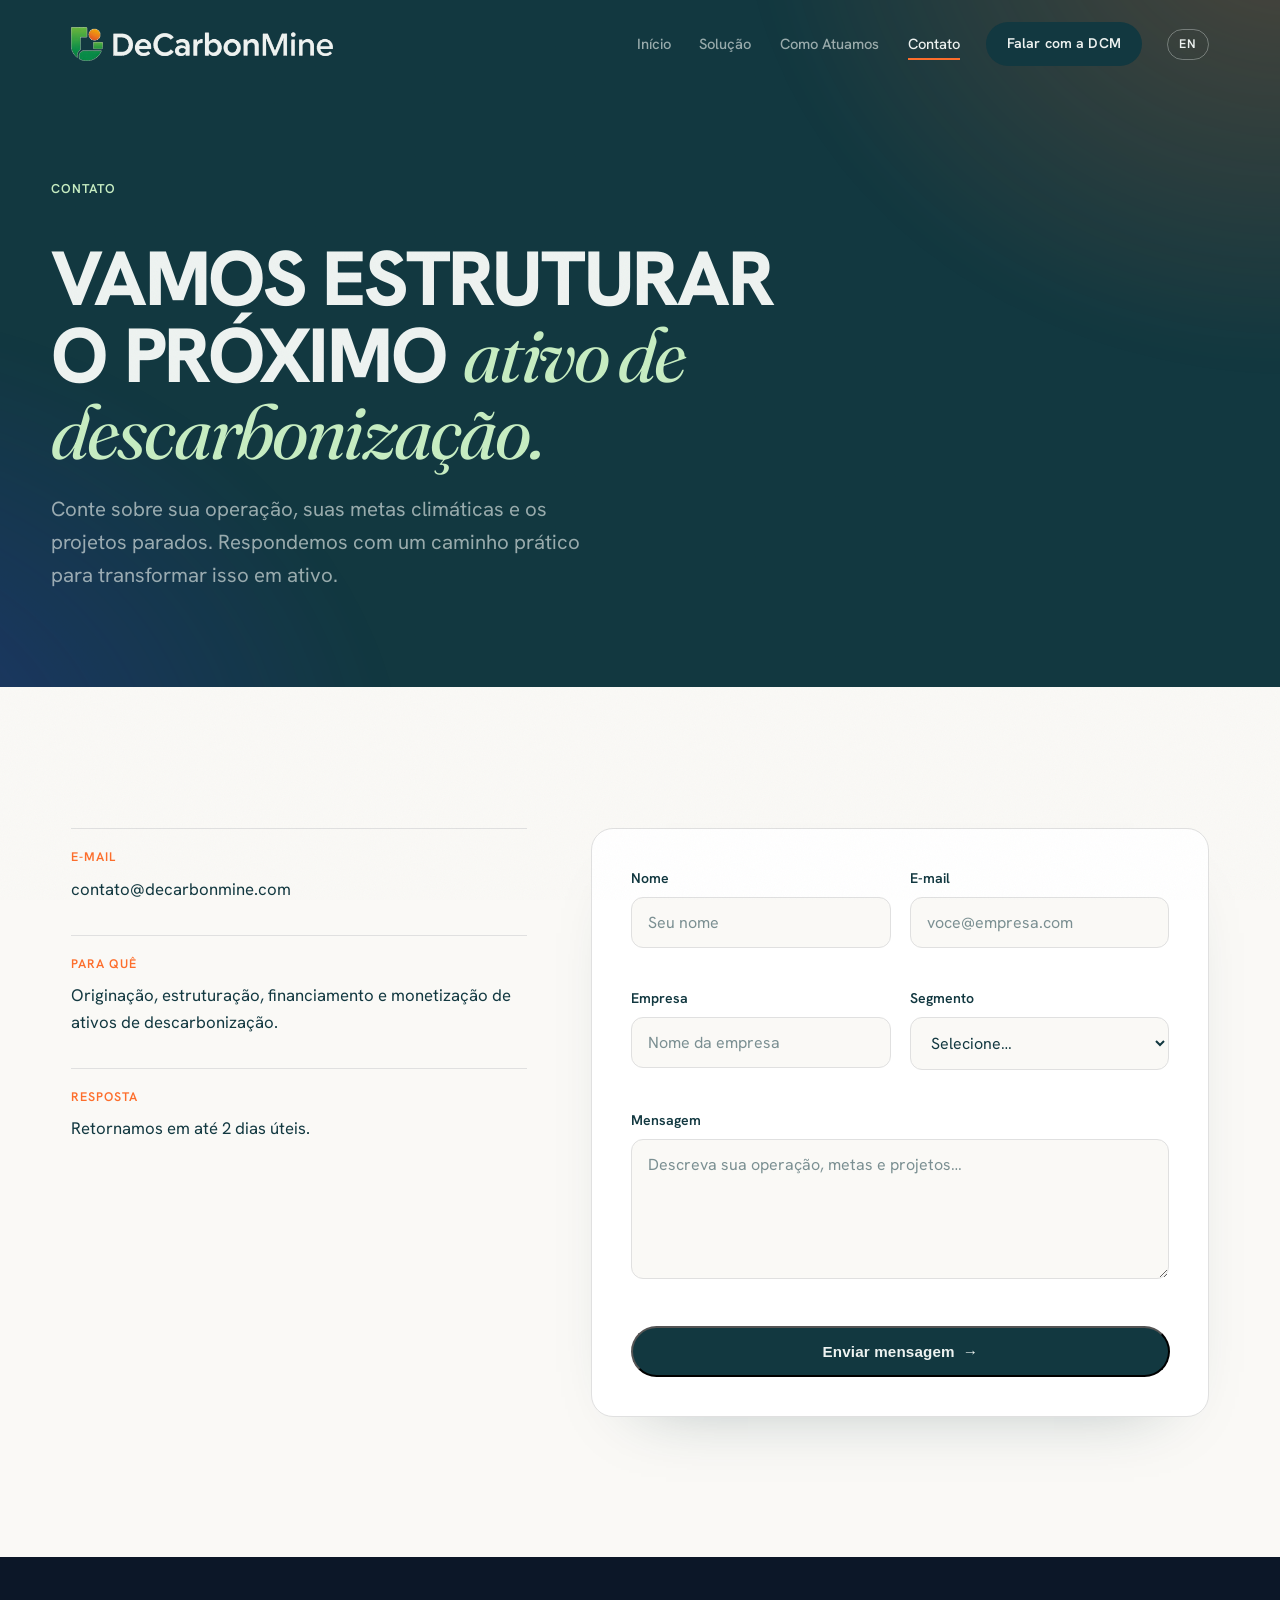
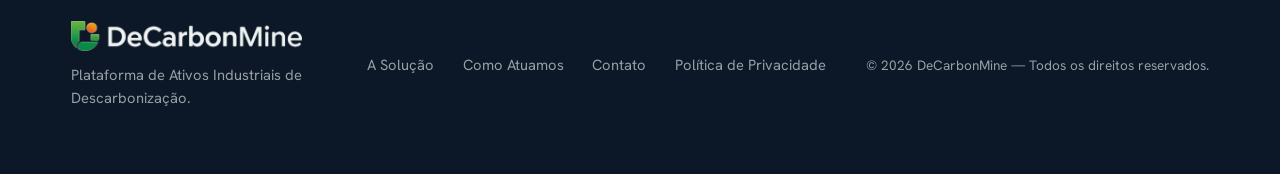
<file: contato.html>
<!DOCTYPE html>
<html lang="pt-BR">
<head>
  <meta charset="UTF-8" />
  <meta name="viewport" content="width=device-width, initial-scale=1.0" />
  <title data-i18n-title="meta.contact_title">Contato — DeCarbonMine</title>
  <meta name="description" content="Fale com a DeCarbonMine para estruturar ativos de descarbonização industrial." />
  <link rel="canonical" href="https://decarbonmine.com/contato.html" />
  <meta name="theme-color" content="#123840" />
  <meta property="og:type" content="website" />
  <meta property="og:site_name" content="DeCarbonMine" />
  <meta property="og:locale" content="pt_BR" />
  <meta property="og:locale:alternate" content="en_US" />
  <meta property="og:url" content="https://decarbonmine.com/contato.html" />
  <meta property="og:title" content="Contato — DeCarbonMine" />
  <meta property="og:description" content="Fale com a DeCarbonMine para estruturar ativos de descarbonização industrial." />
  <meta property="og:image" content="https://decarbonmine.com/assets/og-image.jpg" />
  <meta property="og:image:width" content="1200" />
  <meta property="og:image:height" content="630" />
  <meta name="twitter:card" content="summary_large_image" />
  <meta name="twitter:title" content="Contato — DeCarbonMine" />
  <meta name="twitter:description" content="Fale com a DeCarbonMine para estruturar ativos de descarbonização industrial." />
  <meta name="twitter:image" content="https://decarbonmine.com/assets/og-image.jpg" />
  <link rel="apple-touch-icon" href="assets/apple-touch-icon.png" />
  <link rel="manifest" href="site.webmanifest" />
  <link rel="icon" href="assets/favicon.ico" sizes="any" />
  <link rel="icon" type="image/png" href="assets/favicon-32.png" />
  <link rel="preconnect" href="https://fonts.googleapis.com" />
  <link rel="preconnect" href="https://fonts.gstatic.com" crossorigin />
  <link href="https://fonts.googleapis.com/css2?family=Hanken+Grotesk:ital,wght@0,300;0,400;0,500;0,600;0,700;0,800;1,400&family=Fraunces:ital,opsz,wght@0,9..144,400;0,9..144,500;1,9..144,400;1,9..144,500&display=swap" rel="stylesheet" />
  <link rel="stylesheet" href="styles.css" />
</head>
<body>
  <a class="skip-link" href="#conteudo" data-i18n="a11y.skip">Pular para o conteúdo</a>
  <div class="progress" id="progress" aria-hidden="true"></div>
  <div class="grain" aria-hidden="true"></div>

  <header class="nav" id="nav">
    <div class="nav__inner">
      <a class="nav__logo" href="index.html" aria-label="DeCarbonMine">
        <img class="nav__logo-light" src="assets/logo-full-light.png" alt="DeCarbonMine" />
        <img class="nav__logo-dark" src="assets/logo-full.png" alt="" aria-hidden="true" />
      </a>
      <div class="nav__right">
        <div class="nav__menu" id="navMenu">
          <nav class="nav__links" aria-label="Navegação principal">
            <a href="index.html" data-i18n="nav.home">Início</a>
            <a href="solucao.html" data-i18n="nav.solution">Solução</a>
            <a href="como-atuamos.html" data-i18n="nav.how">Como Atuamos</a>
            <a href="contato.html" aria-current="page" data-i18n="nav.contact">Contato</a>
          </nav>
          <a class="btn btn--pill nav__cta" href="contato.html" data-i18n="nav.cta">Falar com a DCM</a>
        </div>
        <div class="nav__actions">
          <button class="lang" data-lang-toggle aria-label="Switch to English">EN</button>
          <button class="nav__burger" id="burger" aria-label="Menu" aria-expanded="false"><span></span><span></span></button>
        </div>
      </div>
    </div>
  </header>

  <main id="conteudo">
    <header class="page-header">
      <div class="page-header__glow" aria-hidden="true"></div>
      <div class="page-header__inner">
        <span class="section__index section__index--light" data-i18n="cont.hero_index">Contato</span>
        <h1 class="page-header__title" data-i18n-html="cont.hero_title">Vamos estruturar o próximo <em>ativo de descarbonização.</em></h1>
        <p class="page-header__lede" data-i18n="cont.hero_lede">Conte sobre sua operação, suas metas climáticas e os projetos parados. Respondemos com um caminho prático para transformar isso em ativo.</p>
      </div>
    </header>

    <section class="section">
      <div class="container">
        <div class="contact">
          <!-- Info -->
          <aside class="contact__info">
            <div class="info-item">
              <span class="info-item__label" data-i18n="cont.info_email_l">E-mail</span>
              <a class="info-item__value" href="mailto:contato@decarbonmine.com">contato@decarbonmine.com</a>
            </div>
            <div class="info-item">
              <span class="info-item__label" data-i18n="cont.info_subject_l">Para quê</span>
              <span class="info-item__value" data-i18n="cont.info_subject_v">Originação, estruturação, financiamento e monetização de ativos de descarbonização.</span>
            </div>
            <div class="info-item">
              <span class="info-item__label" data-i18n="cont.info_resp_l">Resposta</span>
              <span class="info-item__value" data-i18n="cont.info_resp_v">Retornamos em até 2 dias úteis.</span>
            </div>
          </aside>

          <!-- Form -->
          <form class="form" id="contactForm" novalidate>
            <div class="form__row">
              <div class="field">
                <label for="cName" data-i18n="cont.f_name">Nome</label>
                <input type="text" id="cName" name="name" autocomplete="name" data-i18n-attr="placeholder:cont.f_name_ph" placeholder="Seu nome" aria-describedby="err-name" required />
                <span class="field__error" id="err-name" aria-live="polite"></span>
              </div>
              <div class="field">
                <label for="cEmail" data-i18n="cont.f_email">E-mail</label>
                <input type="email" id="cEmail" name="email" autocomplete="email" data-i18n-attr="placeholder:cont.f_email_ph" placeholder="voce@empresa.com" aria-describedby="err-email" required />
                <span class="field__error" id="err-email" aria-live="polite"></span>
              </div>
            </div>
            <div class="form__row">
              <div class="field">
                <label for="cCompany" data-i18n="cont.f_company">Empresa</label>
                <input type="text" id="cCompany" name="company" autocomplete="organization" data-i18n-attr="placeholder:cont.f_company_ph" placeholder="Nome da empresa" aria-describedby="err-company" required />
                <span class="field__error" id="err-company" aria-live="polite"></span>
              </div>
              <div class="field">
                <label for="cSegment" data-i18n="cont.f_segment">Segmento</label>
                <select id="cSegment" name="segment">
                  <option value="" data-i18n="cont.f_seg_opt0">Selecione…</option>
                  <option value="mineracao" data-i18n="cont.f_seg_min">Mineração</option>
                  <option value="industria" data-i18n="cont.f_seg_ind">Indústria Pesada</option>
                  <option value="agro" data-i18n="cont.f_seg_agro">Agroindústria</option>
                  <option value="logistica" data-i18n="cont.f_seg_log">Logística &amp; Frotas</option>
                  <option value="investidor" data-i18n="cont.f_seg_inv">Investidor / Fundo</option>
                  <option value="outro" data-i18n="cont.f_seg_other">Outro</option>
                </select>
                <span class="field__error" aria-hidden="true"></span>
              </div>
            </div>
            <div class="field">
              <label for="cMessage" data-i18n="cont.f_message">Mensagem</label>
              <textarea id="cMessage" name="message" data-i18n-attr="placeholder:cont.f_message_ph" placeholder="Descreva sua operação, metas e projetos…" aria-describedby="err-message" required></textarea>
              <span class="field__error" id="err-message" aria-live="polite"></span>
            </div>
            <button type="submit" class="btn btn--solid form__submit">
              <span data-i18n="cont.f_submit">Enviar mensagem</span> <span class="arrow">→</span>
            </button>
            <div class="form__status" aria-live="polite"></div>
          </form>
        </div>
      </div>
    </section>
  </main>

  <footer class="footer">
    <div class="container footer__inner">
      <div class="footer__brand footer__logo">
        <img src="assets/logo-full-light.png" alt="DeCarbonMine" />
        <p data-i18n="foot.tagline">Plataforma de Ativos Industriais de Descarbonização.</p>
      </div>
      <nav class="footer__nav" aria-label="Rodapé">
        <a href="solucao.html" data-i18n="foot.nav_solution">A Solução</a>
        <a href="como-atuamos.html" data-i18n="foot.nav_how">Como Atuamos</a>
        <a href="contato.html" data-i18n="foot.nav_contact">Contato</a>
        <a href="privacidade.html" data-i18n="consent.privacy">Política de Privacidade</a>
      </nav>
      <div class="footer__meta">
        <span>© <span id="year"></span> DeCarbonMine — <span data-i18n="foot.rights">Todos os direitos reservados.</span></span>
      </div>
    </div>
  </footer>

  <script src="i18n.js"></script>
  <script src="script.js"></script>
  <script src="analytics.js"></script>
</body>
</html>
</file>
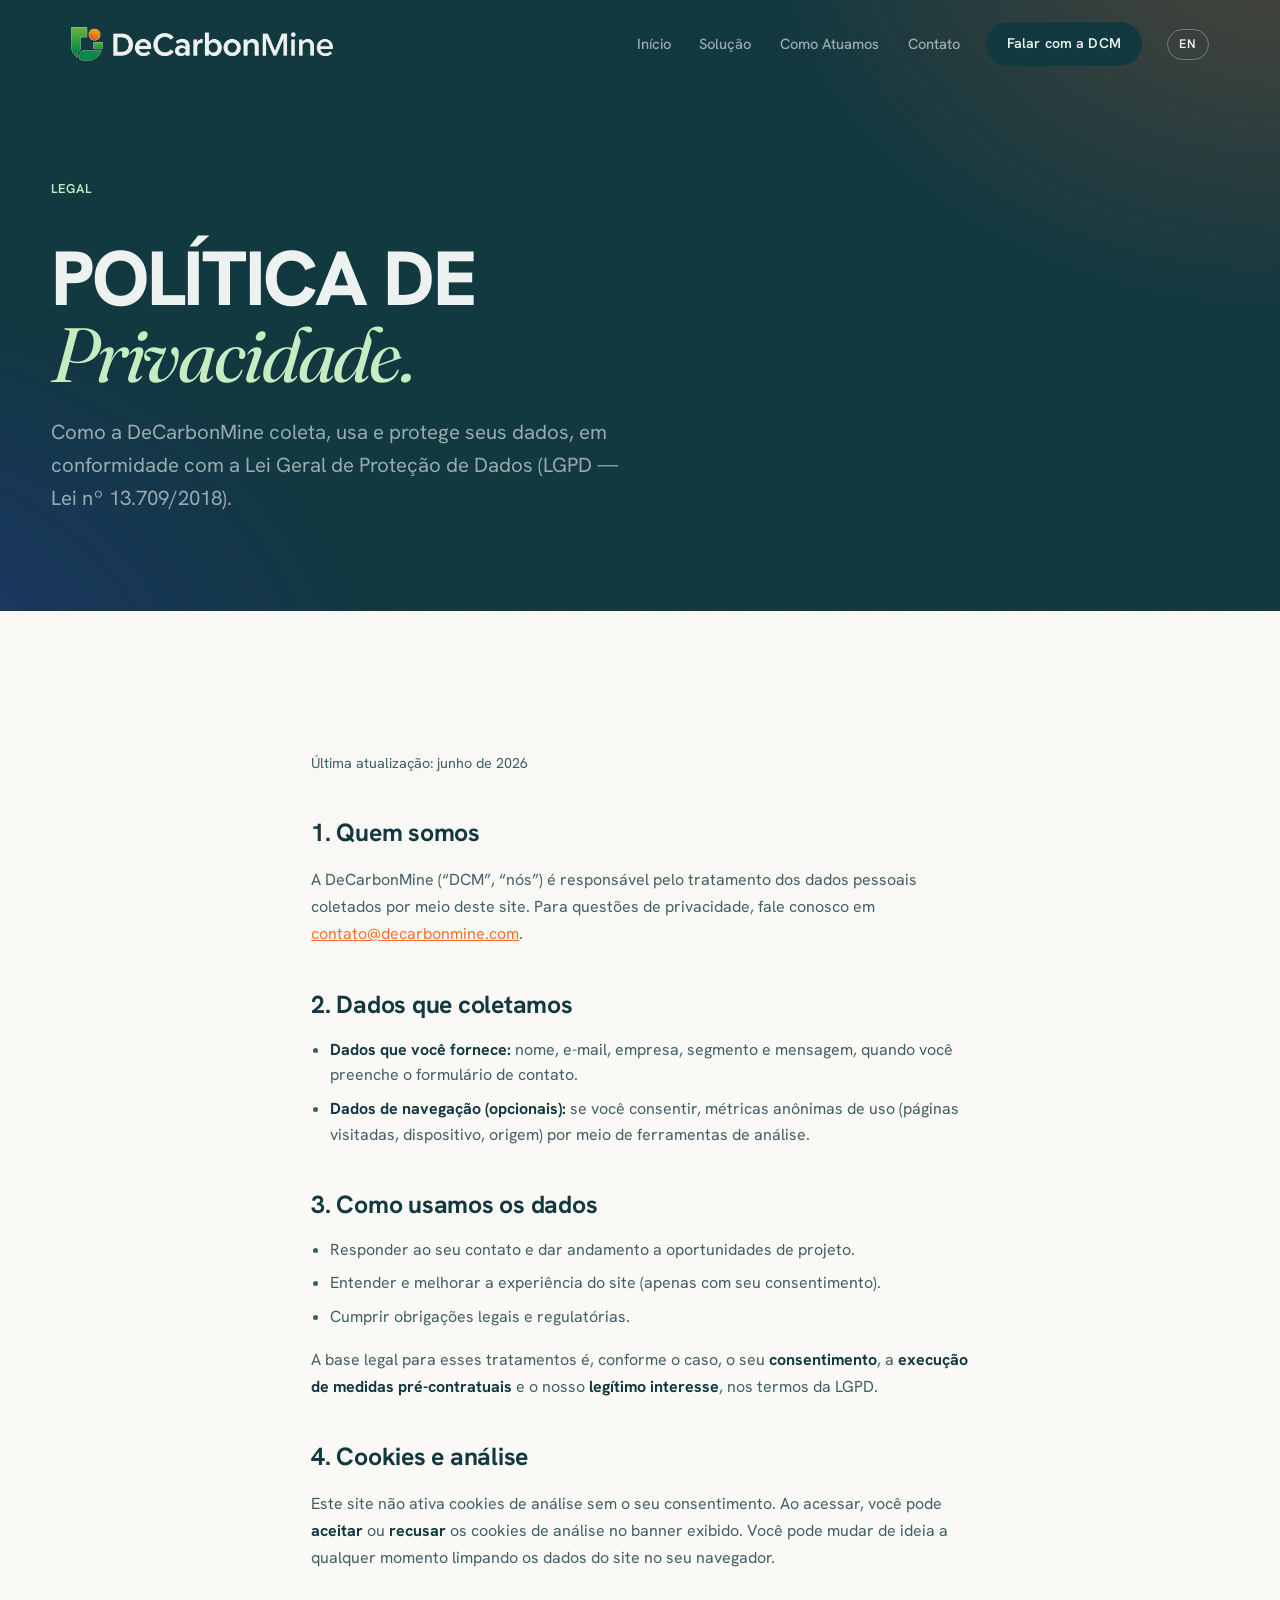
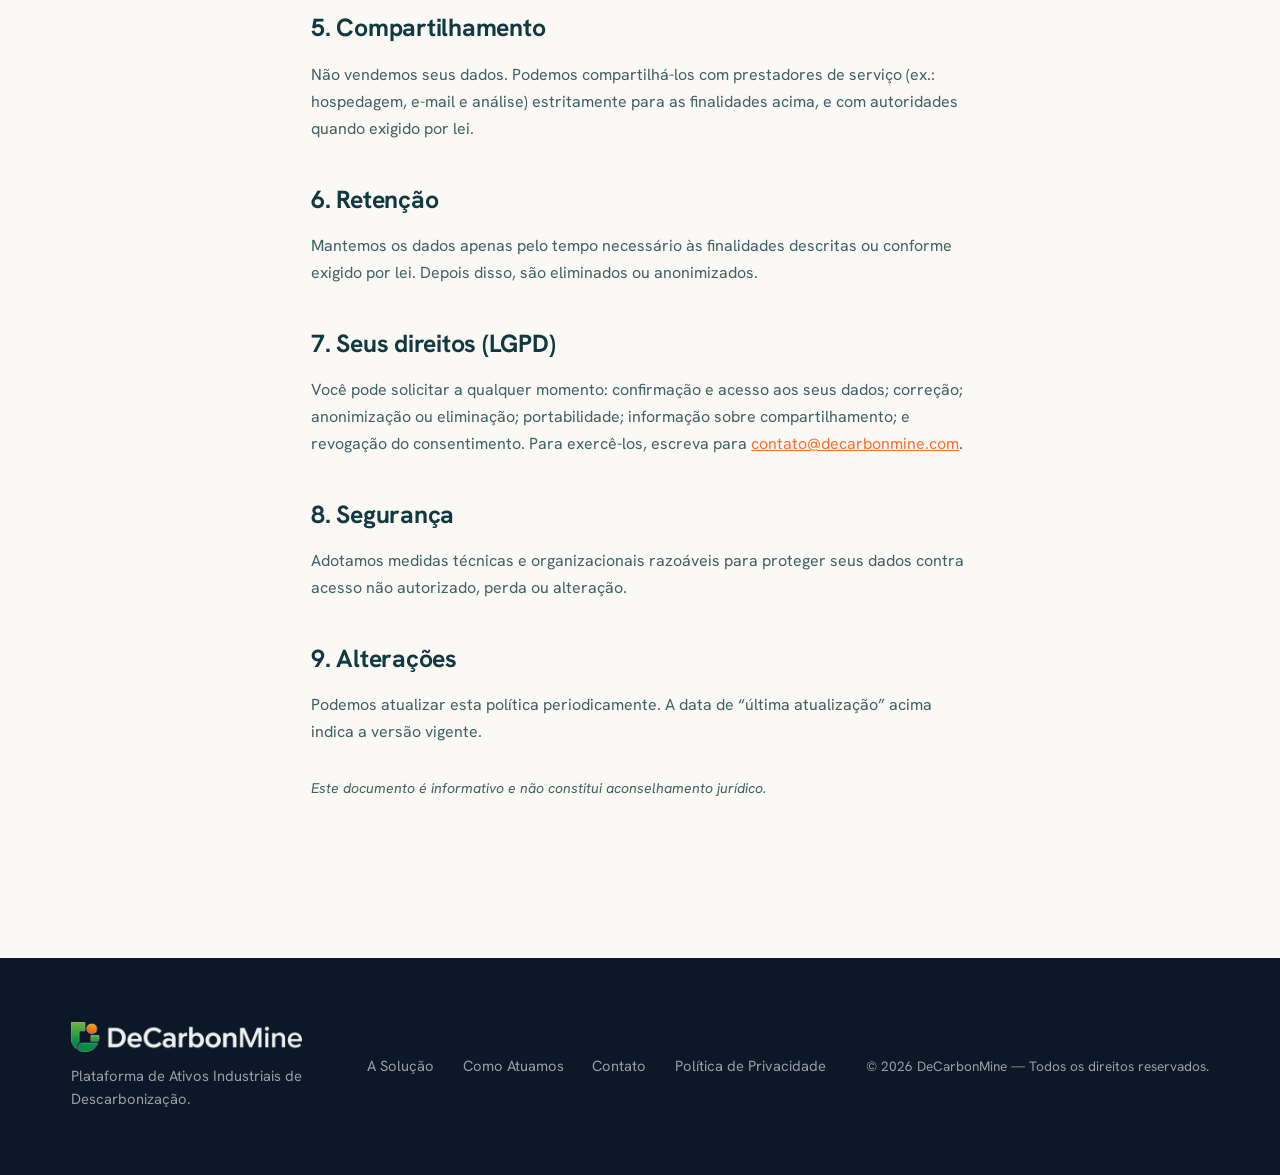
<file: privacidade.html>
<!DOCTYPE html>
<html lang="pt-BR">
<head>
  <meta charset="UTF-8" />
  <meta name="viewport" content="width=device-width, initial-scale=1.0" />
  <title>Política de Privacidade — DeCarbonMine</title>
  <meta name="description" content="Política de Privacidade da DeCarbonMine — como tratamos seus dados, conforme a LGPD." />
  <meta name="robots" content="index,follow" />
  <link rel="canonical" href="https://decarbonmine.com/privacidade.html" />
  <meta name="theme-color" content="#123840" />
  <link rel="apple-touch-icon" href="assets/apple-touch-icon.png" />
  <link rel="manifest" href="site.webmanifest" />
  <link rel="icon" href="assets/favicon.ico" sizes="any" />
  <link rel="icon" type="image/png" href="assets/favicon-32.png" />
  <link rel="preconnect" href="https://fonts.googleapis.com" />
  <link rel="preconnect" href="https://fonts.gstatic.com" crossorigin />
  <link href="https://fonts.googleapis.com/css2?family=Hanken+Grotesk:ital,wght@0,300;0,400;0,500;0,600;0,700;0,800;1,400&family=Fraunces:ital,opsz,wght@0,9..144,400;0,9..144,500;1,9..144,400;1,9..144,500&display=swap" rel="stylesheet" />
  <link rel="stylesheet" href="styles.css" />
</head>
<body>
  <a class="skip-link" href="#conteudo" data-i18n="a11y.skip">Pular para o conteúdo</a>
  <div class="progress" id="progress" aria-hidden="true"></div>
  <div class="grain" aria-hidden="true"></div>

  <header class="nav" id="nav">
    <div class="nav__inner">
      <a class="nav__logo" href="index.html" aria-label="DeCarbonMine">
        <img class="nav__logo-light" src="assets/logo-full-light.png" alt="DeCarbonMine" />
        <img class="nav__logo-dark" src="assets/logo-full.png" alt="" aria-hidden="true" />
      </a>
      <div class="nav__right">
        <div class="nav__menu" id="navMenu">
          <nav class="nav__links" aria-label="Navegação principal">
            <a href="index.html" data-i18n="nav.home">Início</a>
            <a href="solucao.html" data-i18n="nav.solution">Solução</a>
            <a href="como-atuamos.html" data-i18n="nav.how">Como Atuamos</a>
            <a href="contato.html" data-i18n="nav.contact">Contato</a>
          </nav>
          <a class="btn btn--pill nav__cta" href="contato.html" data-i18n="nav.cta">Falar com a DCM</a>
        </div>
        <div class="nav__actions">
          <button class="lang" data-lang-toggle aria-label="Switch to English">EN</button>
          <button class="nav__burger" id="burger" aria-label="Menu" aria-expanded="false"><span></span><span></span></button>
        </div>
      </div>
    </div>
  </header>

  <main id="conteudo">
    <header class="page-header">
      <div class="page-header__glow" aria-hidden="true"></div>
      <div class="page-header__inner">
        <span class="section__index section__index--light">Legal</span>
        <h1 class="page-header__title">Política de <em>Privacidade.</em></h1>
        <p class="page-header__lede">Como a DeCarbonMine coleta, usa e protege seus dados, em conformidade com a Lei Geral de Proteção de Dados (LGPD — Lei nº 13.709/2018).</p>
      </div>
    </header>

    <section class="section">
      <div class="container legal">
        <p class="legal__updated">Última atualização: junho de 2026</p>

        <h2>1. Quem somos</h2>
        <p>A DeCarbonMine (“DCM”, “nós”) é responsável pelo tratamento dos dados pessoais coletados por meio deste site. Para questões de privacidade, fale conosco em <a href="mailto:contato@decarbonmine.com">contato@decarbonmine.com</a>.</p>

        <h2>2. Dados que coletamos</h2>
        <ul>
          <li><strong>Dados que você fornece:</strong> nome, e-mail, empresa, segmento e mensagem, quando você preenche o formulário de contato.</li>
          <li><strong>Dados de navegação (opcionais):</strong> se você consentir, métricas anônimas de uso (páginas visitadas, dispositivo, origem) por meio de ferramentas de análise.</li>
        </ul>

        <h2>3. Como usamos os dados</h2>
        <ul>
          <li>Responder ao seu contato e dar andamento a oportunidades de projeto.</li>
          <li>Entender e melhorar a experiência do site (apenas com seu consentimento).</li>
          <li>Cumprir obrigações legais e regulatórias.</li>
        </ul>
        <p>A base legal para esses tratamentos é, conforme o caso, o seu <strong>consentimento</strong>, a <strong>execução de medidas pré-contratuais</strong> e o nosso <strong>legítimo interesse</strong>, nos termos da LGPD.</p>

        <h2>4. Cookies e análise</h2>
        <p>Este site não ativa cookies de análise sem o seu consentimento. Ao acessar, você pode <strong>aceitar</strong> ou <strong>recusar</strong> os cookies de análise no banner exibido. Você pode mudar de ideia a qualquer momento limpando os dados do site no seu navegador.</p>

        <h2>5. Compartilhamento</h2>
        <p>Não vendemos seus dados. Podemos compartilhá-los com prestadores de serviço (ex.: hospedagem, e-mail e análise) estritamente para as finalidades acima, e com autoridades quando exigido por lei.</p>

        <h2>6. Retenção</h2>
        <p>Mantemos os dados apenas pelo tempo necessário às finalidades descritas ou conforme exigido por lei. Depois disso, são eliminados ou anonimizados.</p>

        <h2>7. Seus direitos (LGPD)</h2>
        <p>Você pode solicitar a qualquer momento: confirmação e acesso aos seus dados; correção; anonimização ou eliminação; portabilidade; informação sobre compartilhamento; e revogação do consentimento. Para exercê-los, escreva para <a href="mailto:contato@decarbonmine.com">contato@decarbonmine.com</a>.</p>

        <h2>8. Segurança</h2>
        <p>Adotamos medidas técnicas e organizacionais razoáveis para proteger seus dados contra acesso não autorizado, perda ou alteração.</p>

        <h2>9. Alterações</h2>
        <p>Podemos atualizar esta política periodicamente. A data de “última atualização” acima indica a versão vigente.</p>

        <p class="legal__note">Este documento é informativo e não constitui aconselhamento jurídico.</p>
      </div>
    </section>
  </main>

  <footer class="footer">
    <div class="container footer__inner">
      <div class="footer__brand footer__logo">
        <img src="assets/logo-full-light.png" alt="DeCarbonMine" />
        <p data-i18n="foot.tagline">Plataforma de Ativos Industriais de Descarbonização.</p>
      </div>
      <nav class="footer__nav" aria-label="Rodapé">
        <a href="solucao.html" data-i18n="foot.nav_solution">A Solução</a>
        <a href="como-atuamos.html" data-i18n="foot.nav_how">Como Atuamos</a>
        <a href="contato.html" data-i18n="foot.nav_contact">Contato</a>
        <a href="privacidade.html" data-i18n="consent.privacy">Política de Privacidade</a>
      </nav>
      <div class="footer__meta">
        <span>© <span id="year"></span> DeCarbonMine — <span data-i18n="foot.rights">Todos os direitos reservados.</span></span>
      </div>
    </div>
  </footer>

  <script src="i18n.js"></script>
  <script src="script.js"></script>
  <script src="analytics.js"></script>
</body>
</html>
</file>
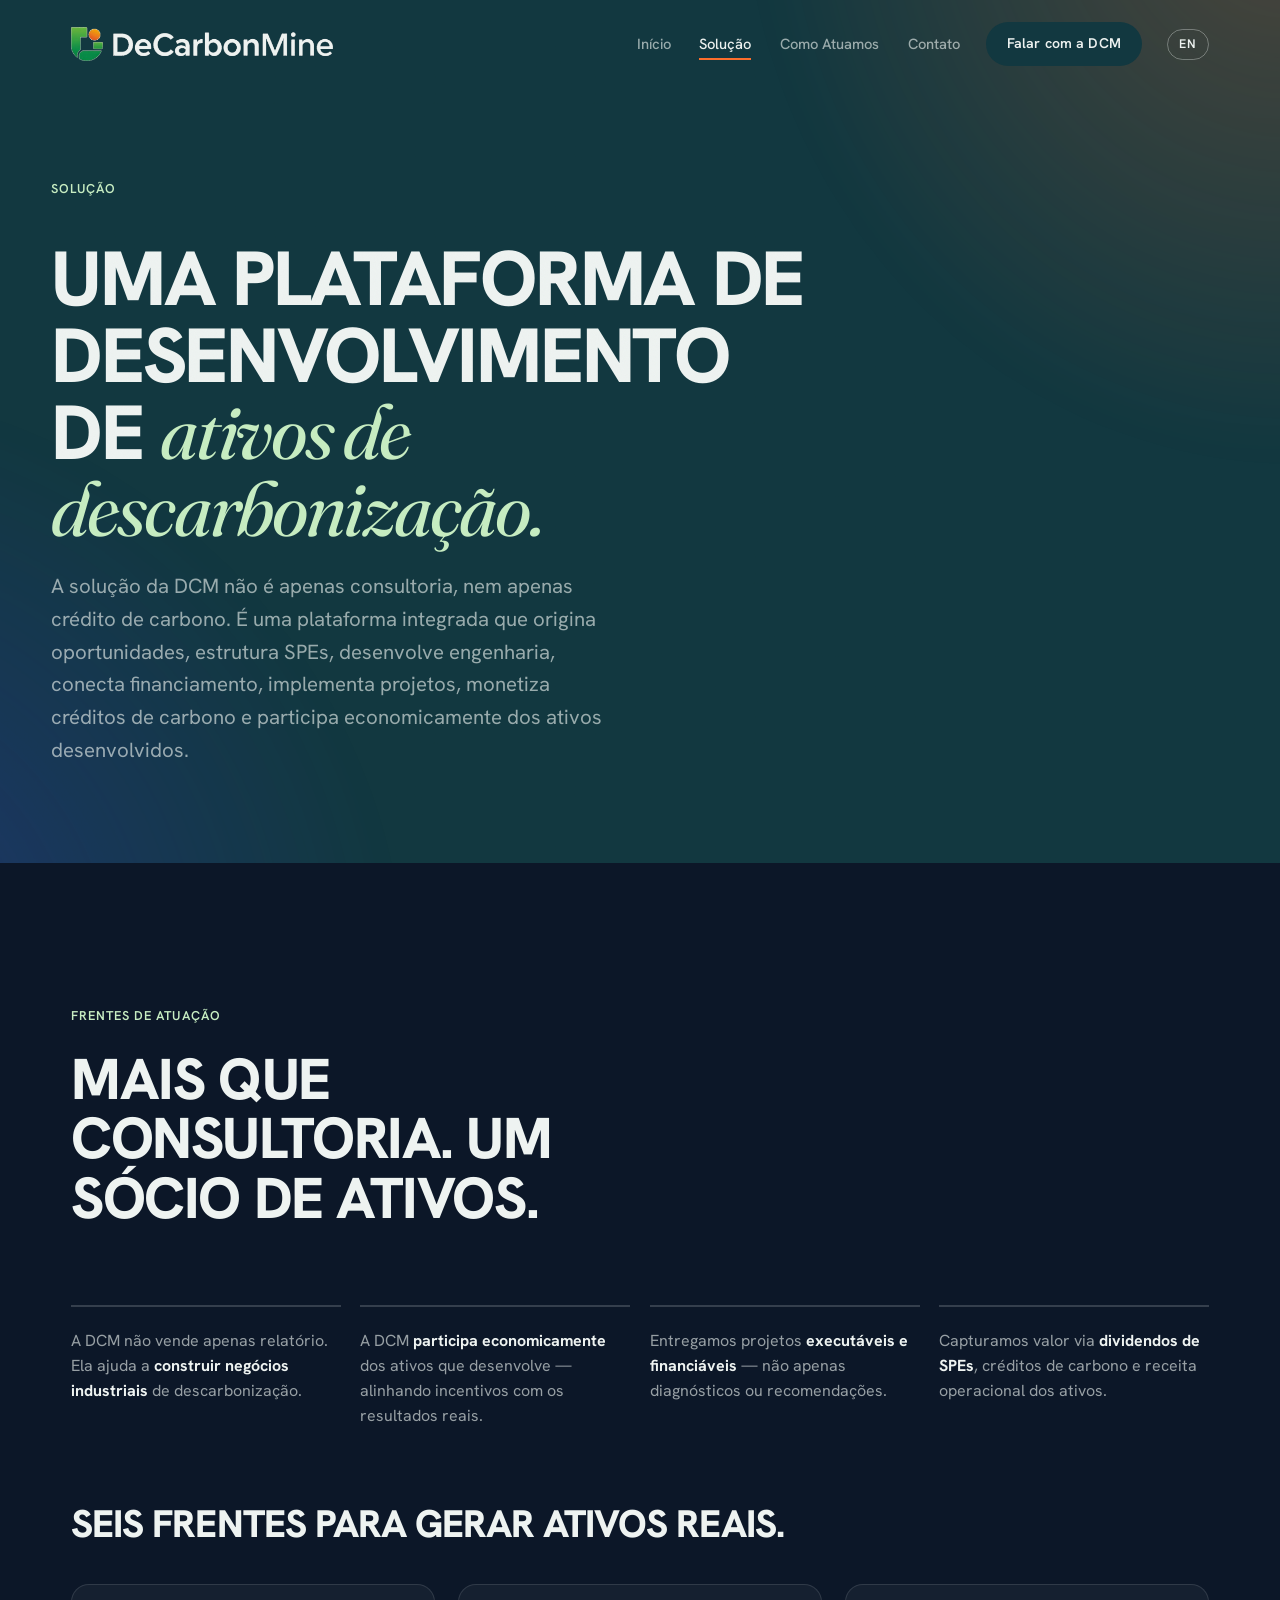
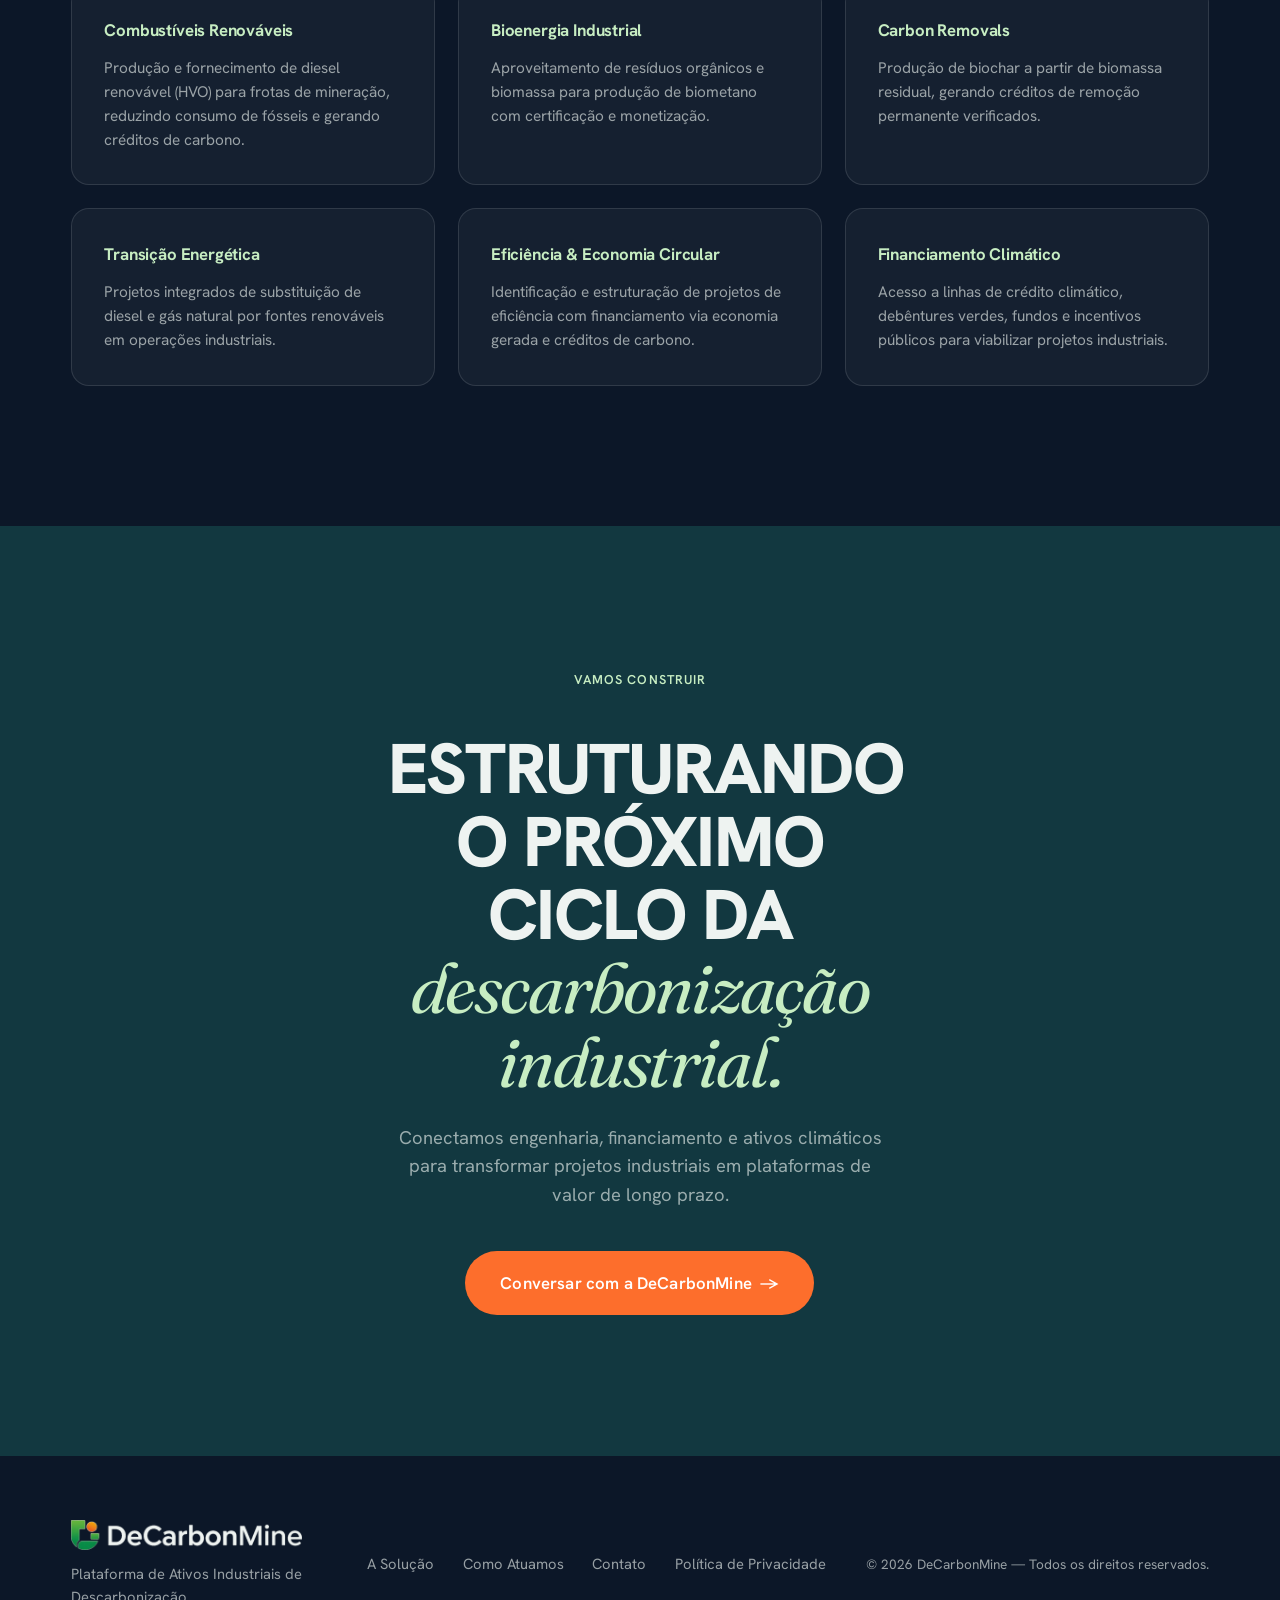
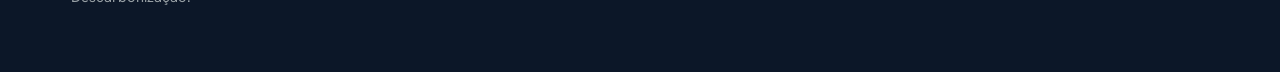
<file: solucao.html>
<!DOCTYPE html>
<html lang="pt-BR">
<head>
  <meta charset="UTF-8" />
  <meta name="viewport" content="width=device-width, initial-scale=1.0" />
  <title data-i18n-title="meta.solution_title">Solução — DeCarbonMine</title>
  <meta name="description" content="Uma plataforma integrada que origina, estrutura, financia, implementa e monetiza ativos de descarbonização industrial." />
  <link rel="canonical" href="https://decarbonmine.com/solucao.html" />
  <meta name="theme-color" content="#123840" />
  <meta property="og:type" content="website" />
  <meta property="og:site_name" content="DeCarbonMine" />
  <meta property="og:locale" content="pt_BR" />
  <meta property="og:locale:alternate" content="en_US" />
  <meta property="og:url" content="https://decarbonmine.com/solucao.html" />
  <meta property="og:title" content="Solução — DeCarbonMine" />
  <meta property="og:description" content="Uma plataforma integrada que origina, estrutura, financia, implementa e monetiza ativos de descarbonização industrial." />
  <meta property="og:image" content="https://decarbonmine.com/assets/og-image.jpg" />
  <meta property="og:image:width" content="1200" />
  <meta property="og:image:height" content="630" />
  <meta name="twitter:card" content="summary_large_image" />
  <meta name="twitter:title" content="Solução — DeCarbonMine" />
  <meta name="twitter:description" content="Uma plataforma integrada que origina, estrutura, financia, implementa e monetiza ativos de descarbonização industrial." />
  <meta name="twitter:image" content="https://decarbonmine.com/assets/og-image.jpg" />
  <link rel="apple-touch-icon" href="assets/apple-touch-icon.png" />
  <link rel="manifest" href="site.webmanifest" />
  <link rel="icon" href="assets/favicon.ico" sizes="any" />
  <link rel="icon" type="image/png" href="assets/favicon-32.png" />
  <link rel="preconnect" href="https://fonts.googleapis.com" />
  <link rel="preconnect" href="https://fonts.gstatic.com" crossorigin />
  <link href="https://fonts.googleapis.com/css2?family=Hanken+Grotesk:ital,wght@0,300;0,400;0,500;0,600;0,700;0,800;1,400&family=Fraunces:ital,opsz,wght@0,9..144,400;0,9..144,500;1,9..144,400;1,9..144,500&display=swap" rel="stylesheet" />
  <link rel="stylesheet" href="styles.css" />
</head>
<body>
  <a class="skip-link" href="#conteudo" data-i18n="a11y.skip">Pular para o conteúdo</a>
  <div class="progress" id="progress" aria-hidden="true"></div>
  <div class="grain" aria-hidden="true"></div>

  <header class="nav" id="nav">
    <div class="nav__inner">
      <a class="nav__logo" href="index.html" aria-label="DeCarbonMine">
        <img class="nav__logo-light" src="assets/logo-full-light.png" alt="DeCarbonMine" />
        <img class="nav__logo-dark" src="assets/logo-full.png" alt="" aria-hidden="true" />
      </a>
      <div class="nav__right">
        <div class="nav__menu" id="navMenu">
          <nav class="nav__links" aria-label="Navegação principal">
            <a href="index.html" data-i18n="nav.home">Início</a>
            <a href="solucao.html" aria-current="page" data-i18n="nav.solution">Solução</a>
            <a href="como-atuamos.html" data-i18n="nav.how">Como Atuamos</a>
            <a href="contato.html" data-i18n="nav.contact">Contato</a>
          </nav>
          <a class="btn btn--pill nav__cta" href="contato.html" data-i18n="nav.cta">Falar com a DCM</a>
        </div>
        <div class="nav__actions">
          <button class="lang" data-lang-toggle aria-label="Switch to English">EN</button>
          <button class="nav__burger" id="burger" aria-label="Menu" aria-expanded="false"><span></span><span></span></button>
        </div>
      </div>
    </div>
  </header>

  <main id="conteudo">
    <!-- ===== PAGE HEADER ===== -->
    <header class="page-header">
      <div class="page-header__glow" aria-hidden="true"></div>
      <div class="page-header__inner">
        <span class="section__index section__index--light" data-i18n="sol.hero_index">Solução</span>
        <h1 class="page-header__title" data-i18n-html="sol.hero_title">Uma plataforma de desenvolvimento de <em>ativos de descarbonização.</em></h1>
        <p class="page-header__lede" data-i18n="sol.hero_lede">A solução da DCM não é apenas consultoria, nem apenas crédito de carbono. É uma plataforma integrada que origina oportunidades, estrutura SPEs, desenvolve engenharia, conecta financiamento, implementa projetos, monetiza créditos de carbono e participa economicamente dos ativos desenvolvidos.</p>
      </div>
    </header>

    <!-- ===== PILLARS + SERVICES (dark) ===== -->
    <section class="section section--solution">
      <div class="container">
        <div class="section__head">
          <span class="section__index section__index--light" data-i18n="sol.serv_index">Frentes de atuação</span>
          <h2 class="section__title section__title--light" data-i18n="sol.pillars_title">Mais que consultoria. Um sócio de ativos.</h2>
        </div>
        <div class="pillars">
          <div class="pillar reveal" data-reveal><p data-i18n-html="sol.pillar1">A DCM não vende apenas relatório. Ela ajuda a <strong>construir negócios industriais</strong> de descarbonização.</p></div>
          <div class="pillar reveal" data-reveal><p data-i18n-html="sol.pillar2">A DCM <strong>participa economicamente</strong> dos ativos que desenvolve — alinhando incentivos com os resultados reais.</p></div>
          <div class="pillar reveal" data-reveal><p data-i18n-html="sol.pillar3">Entregamos projetos <strong>executáveis e financiáveis</strong> — não apenas diagnósticos ou recomendações.</p></div>
          <div class="pillar reveal" data-reveal><p data-i18n-html="sol.pillar4">Capturamos valor via <strong>dividendos de SPEs</strong>, créditos de carbono e receita operacional dos ativos.</p></div>
        </div>

        <h3 class="section__title section__title--light" style="font-size:clamp(1.6rem,3vw,2.4rem);margin:clamp(3rem,6vw,5rem) 0 2.4rem;" data-i18n="sol.serv_title">Seis frentes para gerar ativos reais.</h3>
        <div class="services">
          <article class="service reveal" data-reveal><span class="service__tag" data-i18n="sol.serv1_t">Combustíveis Renováveis</span><p data-i18n="sol.serv1_d">Produção e fornecimento de diesel renovável (HVO) para frotas de mineração, reduzindo consumo de fósseis e gerando créditos de carbono.</p></article>
          <article class="service reveal" data-reveal><span class="service__tag" data-i18n="sol.serv2_t">Bioenergia Industrial</span><p data-i18n="sol.serv2_d">Aproveitamento de resíduos orgânicos e biomassa para produção de biometano com certificação e monetização.</p></article>
          <article class="service reveal" data-reveal><span class="service__tag" data-i18n="sol.serv3_t">Carbon Removals</span><p data-i18n="sol.serv3_d">Produção de biochar a partir de biomassa residual, gerando créditos de remoção permanente verificados.</p></article>
          <article class="service reveal" data-reveal><span class="service__tag" data-i18n="sol.serv4_t">Transição Energética</span><p data-i18n="sol.serv4_d">Projetos integrados de substituição de diesel e gás natural por fontes renováveis em operações industriais.</p></article>
          <article class="service reveal" data-reveal><span class="service__tag" data-i18n="sol.serv5_t">Eficiência &amp; Economia Circular</span><p data-i18n="sol.serv5_d">Identificação e estruturação de projetos de eficiência com financiamento via economia gerada e créditos de carbono.</p></article>
          <article class="service reveal" data-reveal><span class="service__tag" data-i18n="sol.serv6_t">Financiamento Climático</span><p data-i18n="sol.serv6_d">Acesso a linhas de crédito climático, debêntures verdes, fundos e incentivos públicos para viabilizar projetos industriais.</p></article>
        </div>
      </div>
    </section>

    <!-- ===== CTA ===== -->
    <section class="section section--cta">
      <div class="container">
        <div class="cta">
          <span class="section__index section__index--light" data-i18n="home.cta_eyebrow">Vamos construir</span>
          <h2 class="cta__title" data-i18n-html="home.cta_title">Estruturando o próximo ciclo da <em>descarbonização industrial.</em></h2>
          <p class="cta__lede" data-i18n="home.cta_lede">Conectamos engenharia, financiamento e ativos climáticos para transformar projetos industriais em plataformas de valor de longo prazo.</p>
          <a href="contato.html" class="btn btn--solid btn--lg"><span data-i18n="home.cta_btn">Conversar com a DeCarbonMine</span> <span class="arrow">→</span></a>
        </div>
      </div>
    </section>
  </main>

  <footer class="footer">
    <div class="container footer__inner">
      <div class="footer__brand footer__logo">
        <img src="assets/logo-full-light.png" alt="DeCarbonMine" />
        <p data-i18n="foot.tagline">Plataforma de Ativos Industriais de Descarbonização.</p>
      </div>
      <nav class="footer__nav" aria-label="Rodapé">
        <a href="solucao.html" data-i18n="foot.nav_solution">A Solução</a>
        <a href="como-atuamos.html" data-i18n="foot.nav_how">Como Atuamos</a>
        <a href="contato.html" data-i18n="foot.nav_contact">Contato</a>
        <a href="privacidade.html" data-i18n="consent.privacy">Política de Privacidade</a>
      </nav>
      <div class="footer__meta">
        <span>© <span id="year"></span> DeCarbonMine — <span data-i18n="foot.rights">Todos os direitos reservados.</span></span>
      </div>
    </div>
  </footer>

  <script src="i18n.js"></script>
  <script src="script.js"></script>
  <script src="analytics.js"></script>
</body>
</html>
</file>
<file: styles.css>
/* ============================================================
   DeCarbonMine — Aestra-inspired design system
   Type: Hanken Grotesk (grotesk) + Fraunces (editorial serif)
   Palette: petrol #123840 · orange #fd6e2c · electric #4332fc
   ============================================================ */

:root {
  /* Aestra-derived palette */
  --petrol: #123840;
  --petrol-deep: #0c1728;
  --petrol-soft: #1d4a52;
  --orange: #fd6e2c;
  --orange-dark: #fa621b;
  --electric: #4332fc;

  /* Tints (Aestra pastel section backgrounds) */
  --tint-green: #c7edc2;
  --tint-cream: #fdf3ed;
  --tint-teal: #c0e9e8;
  --tint-sage: #e1e7be;

  --white: #ffffff;
  --paper: #faf9f6;
  --light-grey: #f4f4f4;
  --medium-grey: #e0e0e0;
  --ink: #123840;
  --ink-60: rgba(18, 56, 64, 0.80); /* WCAG AA: ~5.7:1 on paper */
  --ink-40: rgba(18, 56, 64, 0.55);
  --on-dark: #eef3f1;
  --on-dark-60: rgba(238, 243, 241, 0.62);

  --font-body: "Hanken Grotesk", system-ui, sans-serif;
  --font-serif: "Fraunces", Georgia, serif;

  --maxw: 1240px;
  --gutter: clamp(1.25rem, 4vw, 4rem);
  --radius: 18px;
  --ease: cubic-bezier(0.16, 1, 0.3, 1);
}

/* ---------- Reset ---------- */
*, *::before, *::after { box-sizing: border-box; margin: 0; padding: 0; }
html { scroll-behavior: smooth; -webkit-text-size-adjust: 100%; scroll-padding-top: 90px; }
body {
  font-family: var(--font-body);
  color: var(--ink);
  background: var(--paper);
  line-height: 1.55;
  font-weight: 400;
  -webkit-font-smoothing: antialiased;
  text-rendering: optimizeLegibility;
  overflow-x: hidden;
}
img { max-width: 100%; display: block; }
a { color: inherit; text-decoration: none; }
em { font-style: italic; }

::selection { background: var(--orange); color: var(--white); }

/* Keyboard accessibility — visible focus rings */
:focus-visible {
  outline: 2.5px solid var(--orange);
  outline-offset: 3px;
  border-radius: 4px;
}
.hero :focus-visible, .section--solution :focus-visible, .section--cta :focus-visible, .footer :focus-visible {
  outline-color: var(--tint-green);
}

/* Skip link (keyboard accessibility) */
.skip-link {
  position: fixed; top: 0; left: 0; z-index: 10001;
  background: var(--orange); color: #fff; font-weight: 600; font-size: 0.92rem;
  padding: 0.8rem 1.3rem; border-radius: 0 0 10px 0;
  transform: translateY(-120%); transition: transform 0.25s var(--ease);
}
.skip-link:focus-visible { transform: translateY(0); outline-offset: -2px; }

/* Scroll progress bar */
.progress {
  position: fixed; top: 0; left: 0; right: 0; height: 3px; z-index: 10000;
  background: linear-gradient(90deg, var(--orange), var(--electric));
  transform: scaleX(0); transform-origin: 0 50%; will-change: transform;
}

.container { width: 100%; max-width: var(--maxw); margin-inline: auto; padding-inline: var(--gutter); }

/* ---------- Grain overlay ---------- */
.grain {
  position: fixed; inset: 0; z-index: 9999; pointer-events: none;
  opacity: 0.035; mix-blend-mode: multiply;
  background-image: url("data:image/svg+xml,%3Csvg xmlns='http://www.w3.org/2000/svg' width='160' height='160'%3E%3Cfilter id='n'%3E%3CfeTurbulence type='fractalNoise' baseFrequency='0.85' numOctaves='3'/%3E%3C/filter%3E%3Crect width='100%25' height='100%25' filter='url(%23n)'/%3E%3C/svg%3E");
}

/* ============================================================
   NAV
   ============================================================ */
.nav {
  position: fixed; top: 0; left: 0; right: 0; z-index: 100;
  transition: background 0.4s var(--ease), box-shadow 0.4s var(--ease), backdrop-filter 0.4s;
}
.nav__inner {
  max-width: var(--maxw); margin-inline: auto;
  padding: 1.4rem var(--gutter);
  display: flex; align-items: center; justify-content: space-between; gap: 2rem;
}
.nav.is-scrolled {
  background: rgba(250, 249, 246, 0.82);
  backdrop-filter: blur(14px) saturate(1.2);
  box-shadow: 0 1px 0 rgba(18, 56, 64, 0.08);
}
.nav.is-scrolled .nav__inner { padding-block: 0.9rem; }

/* Logo — image swap between light (over dark hero) and dark (scrolled bar) */
.nav__logo { display: inline-grid; align-items: center; }
.nav__logo img { grid-area: 1 / 1; height: 34px; width: auto; transition: opacity 0.4s var(--ease), transform 0.5s var(--ease); }
.nav__logo-dark { opacity: 0; }
.nav.is-scrolled .nav__logo-light { opacity: 0; }
.nav.is-scrolled .nav__logo-dark { opacity: 1; }
.nav__logo:hover img { transform: translateY(-1px); }

.nav__right { display: flex; align-items: center; gap: 1.6rem; }
.nav__links { display: flex; gap: 1.8rem; }
.nav__links a {
  font-size: 0.92rem; font-weight: 500; color: var(--on-dark-60);
  position: relative; padding-block: 2px; transition: color 0.3s;
}
.nav__links a::after {
  content: ""; position: absolute; left: 0; bottom: -2px; height: 1.5px; width: 0;
  background: var(--orange); transition: width 0.35s var(--ease);
}
.nav__links a:hover { color: var(--on-dark); }
.nav__links a[aria-current="page"] { color: var(--on-dark); }
.nav__links a[aria-current="page"]::after { width: 100%; }
.nav.is-scrolled .nav__links a { color: var(--ink-60); }
.nav.is-scrolled .nav__links a:hover,
.nav.is-scrolled .nav__links a[aria-current="page"] { color: var(--petrol); }
.nav__links a:hover::after { width: 100%; }

.nav__actions { display: flex; align-items: center; gap: 1rem; }

/* Language toggle */
.lang {
  background: none; border: 1.5px solid rgba(238,243,241,0.34); cursor: pointer;
  color: var(--on-dark); font-family: inherit; font-weight: 600; font-size: 0.78rem;
  letter-spacing: 0.06em; padding: 0.4rem 0.7rem; border-radius: 100px;
  transition: color 0.35s, border-color 0.35s, background 0.35s;
}
.lang:hover { border-color: var(--orange); color: var(--orange); }
.nav.is-scrolled .lang { border-color: rgba(18,56,64,0.28); color: var(--petrol); }
.nav.is-scrolled .lang:hover { border-color: var(--orange); color: var(--orange); }

/* CTA pill — orange reads on both dark hero and light bar */
.nav__cta { background: var(--orange); color: var(--white); }
.nav__cta:hover { background: var(--white); color: var(--petrol); }
.nav.is-scrolled .nav__cta { background: var(--petrol); color: var(--on-dark); }
.nav.is-scrolled .nav__cta:hover { background: var(--orange); color: var(--white); }

.nav__burger { display: none; background: none; border: 0; cursor: pointer; flex-direction: column; gap: 5px; padding: 4px; }
.nav__burger span { width: 26px; height: 2px; background: var(--on-dark); transition: transform 0.3s, opacity 0.3s, background 0.4s; }
.nav.is-scrolled .nav__burger span { background: var(--petrol); }
.nav.is-open .nav__burger span:nth-child(1) { transform: translateY(7px) rotate(45deg); }
.nav.is-open .nav__burger span:nth-child(2) { transform: translateY(-7px) rotate(-45deg); }

/* ============================================================
   BUTTONS
   ============================================================ */
.btn {
  display: inline-flex; align-items: center; gap: 0.5rem;
  font-weight: 600; font-size: 0.95rem; letter-spacing: 0.01em;
  padding: 0.95rem 1.6rem; border-radius: 100px; cursor: pointer;
  transition: transform 0.35s var(--ease), background 0.35s, color 0.35s, box-shadow 0.35s;
  white-space: nowrap; will-change: transform;
}
.btn .arrow { transition: transform 0.35s var(--ease); }
.btn:hover .arrow { transform: translateX(5px); }

.btn--solid { background: var(--petrol); color: var(--on-dark); }
.btn--solid:hover { background: var(--orange); color: var(--white); transform: translateY(-2px); box-shadow: 0 14px 30px -12px rgba(253, 110, 44, 0.6); }

.btn--ghost { background: transparent; color: var(--petrol); border: 1.5px solid rgba(18, 56, 64, 0.22); }
.btn--ghost:hover { border-color: var(--petrol); transform: translateY(-2px); }

.btn--pill { background: var(--petrol); color: var(--on-dark); padding: 0.7rem 1.3rem; font-size: 0.88rem; }
.btn--pill:hover { background: var(--orange); transform: translateY(-2px); }

.btn--lg { padding: 1.2rem 2.2rem; font-size: 1.05rem; }

/* ============================================================
   HERO
   ============================================================ */
.hero {
  position: relative; min-height: 100vh;
  background: var(--petrol);
  color: var(--on-dark);
  display: flex; flex-direction: column; justify-content: center;
  padding: 9rem var(--gutter) 4rem;
  overflow: hidden;
}
.hero__glow {
  position: absolute; inset: -20%;
  background:
    radial-gradient(40% 50% at 78% 22%, rgba(253, 110, 44, 0.30), transparent 70%),
    radial-gradient(45% 55% at 12% 80%, rgba(67, 50, 252, 0.32), transparent 70%),
    radial-gradient(50% 50% at 50% 50%, rgba(192, 233, 232, 0.10), transparent 75%);
  filter: blur(20px);
  animation: drift 22s ease-in-out infinite alternate;
}
@keyframes drift {
  0%   { transform: translate3d(0,0,0) scale(1); }
  50%  { transform: translate3d(2%, -2%, 0) scale(1.08); }
  100% { transform: translate3d(-2%, 1%, 0) scale(1.04); }
}
.hero__inner { position: relative; z-index: 2; max-width: var(--maxw); margin-inline: auto; width: 100%; }

/* Video background */
.hero__media {
  position: absolute; inset: 0; z-index: 0; overflow: hidden;
  background: var(--petrol) url("assets/hero-poster.jpg") center/cover no-repeat;
}
.hero__video {
  position: absolute; inset: 0; width: 100%; height: 100%; object-fit: cover;
  opacity: 0; transition: opacity 1.2s var(--ease);
}
.hero__video.is-playing { opacity: 1; }
.hero__overlay {
  position: absolute; inset: 0;
  background:
    linear-gradient(180deg, rgba(18,56,64,0.50) 0%, rgba(18,56,64,0.32) 38%, rgba(12,23,40,0.82) 100%),
    linear-gradient(90deg, rgba(18,56,64,0.62) 0%, rgba(18,56,64,0.10) 62%);
}
.hero--video .hero__scroll { z-index: 2; }

.eyebrow {
  display: inline-flex; align-items: center; gap: 0.6rem;
  font-size: 0.82rem; font-weight: 500; letter-spacing: 0.04em;
  text-transform: uppercase; color: var(--on-dark-60); margin-bottom: 2rem;
}
.eyebrow__dot { width: 8px; height: 8px; border-radius: 50%; background: var(--orange); box-shadow: 0 0 0 4px rgba(253,110,44,0.18); }

.hero__title {
  font-weight: 800; letter-spacing: -0.03em; line-height: 0.98;
  font-size: clamp(2.6rem, 8vw, 6.6rem);
  text-transform: uppercase; margin-bottom: 2rem;
}
.hero__title .line { display: block; }
.hero__title em {
  font-family: var(--font-serif); font-weight: 400; font-style: italic;
  text-transform: none; letter-spacing: -0.01em; color: var(--tint-green);
}
.hero__lede {
  max-width: 46ch; font-size: clamp(1.05rem, 1.7vw, 1.3rem);
  color: var(--on-dark-60); line-height: 1.6; margin-bottom: 2.6rem;
}
.hero__actions { display: flex; flex-wrap: wrap; gap: 1rem; }
.hero__actions .btn--solid { background: var(--white); color: var(--petrol); }
.hero__actions .btn--solid:hover { background: var(--orange); color: var(--white); }
.hero__actions .btn--ghost { color: var(--on-dark); border-color: rgba(238,243,241,0.28); }
.hero__actions .btn--ghost:hover { border-color: var(--on-dark); }

.hero__scroll {
  position: absolute; bottom: 2.2rem; left: var(--gutter);
  display: flex; align-items: center; gap: 0.8rem;
  font-size: 0.75rem; letter-spacing: 0.08em; text-transform: uppercase; color: var(--on-dark-60);
}
.hero__scroll-line { width: 60px; height: 1px; background: var(--on-dark-60); position: relative; overflow: hidden; }
.hero__scroll-line::after { content: ""; position: absolute; inset: 0; background: var(--orange); animation: sweep 2.4s var(--ease) infinite; }
@keyframes sweep { 0% { transform: translateX(-100%);} 60%,100% { transform: translateX(100%);} }

/* ============================================================
   SECTIONS — shared
   ============================================================ */
.section { padding-block: clamp(5rem, 11vw, 9rem); position: relative; }
.section__head { max-width: 70ch; margin-bottom: clamp(3rem, 6vw, 5rem); }
.section__head--center { margin-inline: auto; text-align: center; }
.section__index {
  display: inline-block; font-size: 0.8rem; font-weight: 600; letter-spacing: 0.08em;
  text-transform: uppercase; color: var(--orange); margin-bottom: 1.4rem;
}
.section__index--light { color: var(--tint-green); }
.section__title {
  font-weight: 800; letter-spacing: -0.025em; line-height: 1.04;
  font-size: clamp(2rem, 4.6vw, 3.6rem); text-transform: uppercase;
}
.section__title em {
  font-family: var(--font-serif); font-weight: 400; font-style: italic;
  text-transform: none; letter-spacing: -0.01em; color: var(--orange);
}
.section__title--light { color: var(--on-dark); }
.section__title--light em { color: var(--tint-green); }
.section__intro {
  margin-top: 1.6rem; font-size: clamp(1.02rem, 1.5vw, 1.22rem);
  color: var(--ink-60); max-width: 58ch; line-height: 1.65;
}
.section__head--center .section__intro { margin-inline: auto; }
.section__intro--light { color: var(--on-dark-60); }

/* ---------- O Problema ---------- */
.section--problem { background: var(--paper); }
.problem-grid {
  display: grid; grid-template-columns: repeat(2, 1fr);
  gap: clamp(1rem, 2vw, 1.6rem); margin-bottom: clamp(3rem, 6vw, 5rem);
}
.problem-card {
  background: var(--white); border: 1px solid var(--medium-grey);
  border-radius: var(--radius); padding: 2.2rem;
  transition: transform 0.45s var(--ease), box-shadow 0.45s var(--ease), border-color 0.45s;
}
.problem-card:hover { transform: translateY(-4px); box-shadow: 0 24px 50px -28px rgba(18,56,64,0.35); border-color: var(--petrol); }
.problem-card__num {
  display: block; font-family: var(--font-serif); font-style: italic;
  font-size: 2.2rem; color: var(--orange); margin-bottom: 1rem; line-height: 1;
}
.problem-card p { color: var(--ink-60); font-size: 1.02rem; }

/* The gap diagram */
.gap {
  background: var(--petrol); color: var(--on-dark);
  border-radius: calc(var(--radius) + 6px); padding: clamp(2rem, 4vw, 3.4rem);
  text-align: center;
}
.gap__label { display: block; font-size: 0.8rem; letter-spacing: 0.08em; text-transform: uppercase; color: var(--tint-green); margin-bottom: 2rem; }
.gap__flow { display: flex; flex-wrap: wrap; align-items: stretch; justify-content: center; gap: 0.9rem; margin-bottom: 2rem; }
.gap__node {
  flex: 1 1 180px; min-width: 150px; display: flex; align-items: center; justify-content: center;
  text-align: center; padding: 1.1rem 1.2rem; border-radius: 12px;
  background: rgba(255,255,255,0.06); border: 1px solid rgba(238,243,241,0.16);
  font-weight: 600; font-size: 0.98rem;
}
.gap__node--break { background: rgba(253,110,44,0.16); border-color: var(--orange); color: var(--orange); font-style: italic; font-family: var(--font-serif); }
.gap__node--asset { background: var(--tint-green); color: var(--petrol); border-color: var(--tint-green); }
.gap__arrow { display: flex; align-items: center; color: var(--on-dark-60); font-size: 1.3rem; }
.gap__note { max-width: 60ch; margin-inline: auto; color: var(--on-dark-60); }

/* ---------- Para Quem ---------- */
.section--audience { background: var(--tint-cream); }
.audience-grid {
  display: grid; grid-template-columns: repeat(4, 1fr);
  gap: clamp(1rem, 1.6vw, 1.4rem); margin-bottom: 3rem;
}
.aud-card {
  background: var(--white); border-radius: var(--radius); padding: 1.8rem;
  border: 1px solid transparent;
  transition: transform 0.45s var(--ease), box-shadow 0.45s var(--ease), border-color 0.45s;
}
.aud-card:hover { transform: translateY(-5px); box-shadow: 0 26px 50px -30px rgba(18,56,64,0.4); border-color: var(--medium-grey); }
.aud-card__icon {
  width: 46px; height: 46px; border-radius: 50%;
  display: inline-flex; align-items: center; justify-content: center;
  background: var(--tint-cream); color: var(--petrol);
  margin-bottom: 1.15rem;
  transition: background 0.45s var(--ease), color 0.45s var(--ease);
}
.aud-card__icon svg { width: 23px; height: 23px; }
.aud-card:hover .aud-card__icon { background: var(--petrol); color: var(--tint-cream); }
.aud-card h3 { font-size: 1.12rem; font-weight: 700; letter-spacing: -0.01em; margin-bottom: 0.7rem; }
.aud-card p { font-size: 0.94rem; color: var(--ink-60); }

.aud-qual {
  background: var(--petrol); color: var(--on-dark);
  border-radius: var(--radius);
  padding: clamp(2rem, 3.5vw, 3rem);
  display: grid; grid-template-columns: 1fr 2fr; gap: clamp(1.5rem, 4vw, 3rem);
  align-items: center;
}
.aud-qual__label {
  font-family: var(--font-serif); font-weight: 500;
  font-size: clamp(1.3rem, 2.2vw, 1.7rem); line-height: 1.25;
  color: var(--on-dark);
}
.chips { display: flex; flex-wrap: wrap; gap: 0.7rem; }
.chip {
  font-size: 0.86rem; font-weight: 500; padding: 0.55rem 1.1rem;
  border-radius: 100px;
  background: rgba(238, 243, 241, 0.08); border: 1px solid rgba(238, 243, 241, 0.20);
  color: var(--on-dark); transition: background 0.3s, color 0.3s, border-color 0.3s, transform 0.3s;
}
.chip:hover { background: var(--orange); color: #fff; border-color: var(--orange); transform: translateY(-2px); }

/* ---------- Parceiros (logo wall) ---------- */
.section--partners { background: var(--paper); padding-block: clamp(3rem, 6vw, 4.5rem); border-bottom: 1px solid var(--medium-grey); }
.partners__label { text-align: center; font-size: 0.8rem; font-weight: 600; letter-spacing: 0.08em; text-transform: uppercase; color: var(--orange); margin-bottom: 2.4rem; }
.partners__grid {
  list-style: none; display: grid; grid-template-columns: repeat(4, 1fr);
  gap: 1px; background: var(--medium-grey); border: 1px solid var(--medium-grey);
  border-radius: var(--radius); overflow: hidden;
}
.partner {
  background: var(--white); display: flex; align-items: center; justify-content: center;
  min-height: 110px; padding: 1.4rem 1.2rem; transition: background 0.35s var(--ease);
}
.partner:hover { background: var(--light-grey); }
.partner__logo {
  max-height: 46px; max-width: 80%; width: auto; object-fit: contain;
  filter: grayscale(1); opacity: 0.62;
  transition: filter 0.4s var(--ease), opacity 0.4s var(--ease), transform 0.4s var(--ease);
}
.partner:hover .partner__logo { filter: grayscale(0); opacity: 1; transform: scale(1.04); }

/* ---------- Vídeo (player dedicado) ---------- */
.section--video { background: var(--petrol-deep); color: var(--on-dark); }
.video-player {
  position: relative; max-width: 1000px; margin-inline: auto;
  aspect-ratio: 16 / 9; border-radius: calc(var(--radius) + 6px); overflow: hidden;
  background: var(--petrol); box-shadow: 0 44px 100px -44px rgba(0,0,0,0.75);
}
.video-player__video { position: absolute; inset: 0; width: 100%; height: 100%; object-fit: cover; display: block; }
.video-player__play {
  position: absolute; inset: 0; margin: auto; width: 90px; height: 90px; border-radius: 50%;
  display: flex; align-items: center; justify-content: center; cursor: pointer; border: 0;
  background: rgba(253,110,44,0.96); color: #fff;
  box-shadow: 0 14px 44px -8px rgba(253,110,44,0.6);
  transition: transform 0.35s var(--ease), background 0.35s, opacity 0.4s var(--ease);
}
.video-player__play svg { margin-left: 4px; }
.video-player__play::before {
  content: ""; position: absolute; inset: -10px; border-radius: 50%;
  border: 2px solid rgba(253,110,44,0.5); animation: vpulse 2.4s ease-out infinite;
}
.video-player__play:hover { transform: scale(1.08); background: var(--orange); }
.video-player.is-playing .video-player__play { opacity: 0; pointer-events: none; transform: scale(0.5); }
@keyframes vpulse { 0% { transform: scale(1); opacity: 0.7; } 100% { transform: scale(1.55); opacity: 0; } }

/* ---------- Legal pages ---------- */
.legal { max-width: 760px; }
.legal__updated { color: var(--ink-40); font-size: 0.9rem; margin-bottom: 2rem; }
.legal h2 { font-size: clamp(1.15rem, 2.4vw, 1.55rem); font-weight: 700; letter-spacing: -0.01em; margin: 2.4rem 0 0.8rem; }
.legal p { color: var(--ink-60); margin-bottom: 1rem; line-height: 1.7; }
.legal ul { margin: 0 0 1rem 1.2rem; color: var(--ink-60); display: flex; flex-direction: column; gap: 0.5rem; line-height: 1.6; }
.legal strong { color: var(--ink); }
.legal a { color: var(--orange); text-decoration: underline; }
.legal__note { font-size: 0.88rem; color: var(--ink-40); margin-top: 2rem; font-style: italic; }

/* ---------- 404 ---------- */
.notfound { min-height: 80vh; display: flex; flex-direction: column; align-items: center; justify-content: center; text-align: center; padding: 8rem var(--gutter) 4rem; background: var(--petrol); color: var(--on-dark); }
.notfound__code { font-family: var(--font-serif); font-style: italic; font-size: clamp(5rem, 18vw, 12rem); line-height: 1; color: var(--tint-green); }
.notfound h1 { font-size: clamp(1.6rem, 4vw, 2.6rem); font-weight: 800; text-transform: uppercase; letter-spacing: -0.02em; margin: 1rem 0; }
.notfound p { color: var(--on-dark-60); max-width: 44ch; margin: 0 auto 2.2rem; }

/* ---------- Consent banner ---------- */
.consent {
  position: fixed; left: 50%; bottom: 1.2rem; transform: translate(-50%, 160%); opacity: 0;
  z-index: 10002; width: min(700px, calc(100% - 2rem));
  background: var(--petrol-deep); color: var(--on-dark);
  border: 1px solid rgba(238,243,241,0.14); border-radius: 16px;
  padding: 1.1rem 1.3rem; display: flex; align-items: center; gap: 1.2rem; flex-wrap: wrap;
  box-shadow: 0 30px 70px -30px rgba(0,0,0,0.7);
  transition: transform 0.45s var(--ease), opacity 0.45s var(--ease);
}
.consent.is-in { transform: translate(-50%, 0); opacity: 1; }
.consent__text { font-size: 0.9rem; color: var(--on-dark-60); flex: 1 1 300px; line-height: 1.5; }
.consent__text a { color: var(--tint-green); text-decoration: underline; }
.consent__actions { display: flex; gap: 0.7rem; }
.consent .btn { padding: 0.62rem 1.2rem; font-size: 0.88rem; }
.consent__decline { background: transparent; color: var(--on-dark); border: 1.5px solid rgba(238,243,241,0.3); }
.consent__decline:hover { border-color: var(--on-dark); }
.consent__accept { background: var(--orange); color: #fff; }
@media (max-width: 560px) {
  .consent { flex-direction: column; align-items: stretch; }
  .consent__actions { justify-content: stretch; }
  .consent .btn { flex: 1; justify-content: center; }
}

/* ---------- Solução (dark) ---------- */
.section--solution { background: var(--petrol-deep); color: var(--on-dark); }
.pillars {
  display: grid; grid-template-columns: repeat(4, 1fr); gap: 1.2rem;
  margin-bottom: clamp(3rem, 6vw, 5rem);
}
.pillar {
  border-top: 2px solid rgba(238,243,241,0.18); padding-top: 1.4rem;
  transition: border-color 0.4s;
}
.pillar:hover { border-color: var(--orange); }
.pillar p { font-size: 1rem; color: var(--on-dark-60); }
.pillar strong { color: var(--on-dark); font-weight: 700; }

.services { display: grid; grid-template-columns: repeat(3, 1fr); gap: 1.4rem; }
.service {
  position: relative; overflow: hidden;
  background: rgba(255,255,255,0.04); border: 1px solid rgba(238,243,241,0.12);
  border-radius: var(--radius); padding: 2rem;
  transition: transform 0.45s var(--ease), background 0.45s, border-color 0.45s;
}
.service::before {
  content: ""; position: absolute; top: 0; left: 0; right: 0; height: 2px;
  background: linear-gradient(90deg, var(--orange), var(--tint-green));
  transform: scaleX(0); transform-origin: 0 50%; transition: transform 0.5s var(--ease);
}
.service::after {
  content: "\2197"; position: absolute; top: 1.4rem; right: 1.5rem;
  font-size: 1.1rem; color: var(--tint-green);
  opacity: 0; transform: translate(-6px, 6px); transition: opacity 0.4s var(--ease), transform 0.4s var(--ease);
}
.service:hover { transform: translateY(-5px); background: rgba(255,255,255,0.07); border-color: var(--orange); }
.service:hover::before { transform: scaleX(1); }
.service:hover::after { opacity: 1; transform: translate(0, 0); }
.service__tag {
  display: inline-block; font-weight: 700; font-size: 1.05rem; letter-spacing: -0.01em;
  color: var(--tint-green); margin-bottom: 0.9rem;
}
.service p { font-size: 0.96rem; color: var(--on-dark-60); }

/* ---------- Como Atuamos ---------- */
.section--layers { background: var(--paper); }
.layers { display: grid; grid-template-columns: repeat(4, 1fr); gap: 1.4rem; }
.layer {
  background: var(--white); border: 1px solid var(--medium-grey);
  border-radius: var(--radius); padding: 2rem 1.8rem;
  transition: transform 0.45s var(--ease), box-shadow 0.45s var(--ease);
}
.layer:hover { transform: translateY(-5px); box-shadow: 0 26px 54px -30px rgba(18,56,64,0.4); }
.layer__head { display: flex; flex-direction: column; gap: 0.5rem; margin-bottom: 1.4rem; padding-bottom: 1.4rem; border-bottom: 1px solid var(--medium-grey); }
.layer__index { font-size: 0.72rem; font-weight: 600; letter-spacing: 0.1em; text-transform: uppercase; color: var(--orange); }
.layer__head h3 { font-family: var(--font-serif); font-weight: 500; font-size: 1.32rem; line-height: 1.2; letter-spacing: -0.01em; color: var(--ink); }
.layer ul { list-style: none; display: flex; flex-direction: column; gap: 0.7rem; }
.layer li { position: relative; padding-left: 1.2rem; font-size: 0.95rem; color: var(--ink-60); }
.layer li::before { content: ""; position: absolute; left: 0; top: 0.6em; width: 6px; height: 6px; border-radius: 50%; background: var(--orange); }

/* ---------- Flywheel ---------- */
.section--flywheel { background: var(--tint-teal); }
.flywheel { display: flex; align-items: stretch; justify-content: center; flex-wrap: wrap; gap: 1.2rem; }
.fly-step {
  flex: 1 1 220px; background: var(--white); border-radius: var(--radius);
  padding: 2rem; max-width: 280px;
  transition: transform 0.45s var(--ease), box-shadow 0.45s var(--ease);
}
.fly-step:hover { transform: translateY(-6px); box-shadow: 0 28px 54px -30px rgba(18,56,64,0.45); }
.fly-step__num {
  display: inline-flex; align-items: center; justify-content: center;
  width: 48px; height: 48px; border-radius: 50%; background: var(--petrol); color: var(--on-dark);
  font-weight: 700; margin-bottom: 1.2rem;
}
.fly-step h3 { font-size: 1.2rem; font-weight: 700; text-transform: uppercase; letter-spacing: -0.01em; margin-bottom: 0.6rem; }
.fly-step p { font-size: 0.94rem; color: var(--ink-60); }
.fly-link { display: flex; align-items: center; font-size: 1.6rem; color: var(--petrol); opacity: 0.4; }

/* ---------- CTA ---------- */
.section--cta { background: var(--petrol); color: var(--on-dark); }
.cta { text-align: center; max-width: 56ch; margin-inline: auto; }
.cta__title {
  font-weight: 800; letter-spacing: -0.025em; line-height: 1.04;
  font-size: clamp(2.2rem, 5.5vw, 4.4rem); text-transform: uppercase; margin: 1.2rem 0 1.5rem;
}
.cta__title em { font-family: var(--font-serif); font-weight: 400; font-style: italic; text-transform: none; color: var(--tint-green); }
.cta__lede { color: var(--on-dark-60); font-size: 1.15rem; margin-bottom: 2.6rem; }
.cta .btn--solid { background: var(--orange); color: var(--white); }
.cta .btn--solid:hover { background: var(--white); color: var(--petrol); }

/* ============================================================
   FOOTER
   ============================================================ */
.footer { background: var(--petrol-deep); color: var(--on-dark-60); padding-block: 4rem; }
.footer__inner { display: flex; flex-wrap: wrap; justify-content: space-between; gap: 2rem; align-items: center; }
.footer__brand .nav__logo-text { color: var(--on-dark); }
.footer__brand .nav__logo-text span { color: var(--orange); }
.footer__brand p { margin-top: 0.6rem; font-size: 0.92rem; max-width: 32ch; }
.footer__nav { display: flex; gap: 1.8rem; }
.footer__nav a { font-size: 0.92rem; transition: color 0.3s; }
.footer__nav a:hover { color: var(--orange); }
.footer__meta { font-size: 0.85rem; }
.footer__logo img { height: 30px; width: auto; margin-bottom: 0.8rem; }

/* ============================================================
   SUBPAGE HEADER (compact dark hero)
   ============================================================ */
.page-header {
  position: relative; background: var(--petrol); color: var(--on-dark);
  padding: 11rem var(--gutter) clamp(4rem, 8vw, 6rem); overflow: hidden;
}
.page-header__glow {
  position: absolute; inset: -30%;
  background:
    radial-gradient(38% 60% at 82% 10%, rgba(253,110,44,0.26), transparent 70%),
    radial-gradient(42% 60% at 8% 90%, rgba(67,50,252,0.28), transparent 72%);
  filter: blur(18px); animation: drift 24s ease-in-out infinite alternate;
}
.page-header__inner { position: relative; max-width: var(--maxw); margin-inline: auto; }
.page-header__title {
  font-weight: 800; letter-spacing: -0.03em; line-height: 1.0;
  font-size: clamp(2.4rem, 6vw, 5rem); text-transform: uppercase; margin: 1.2rem 0 1.4rem; max-width: 18ch;
}
.page-header__title em { font-family: var(--font-serif); font-weight: 400; font-style: italic; text-transform: none; color: var(--tint-green); }
.page-header__lede { max-width: 52ch; font-size: clamp(1.05rem, 1.6vw, 1.28rem); color: var(--on-dark-60); line-height: 1.6; }

/* ============================================================
   CONTACT PAGE
   ============================================================ */
.contact { display: grid; grid-template-columns: 0.85fr 1.15fr; gap: clamp(2rem, 5vw, 5rem); align-items: start; }
.contact__info { display: flex; flex-direction: column; gap: 2rem; }
.info-item { border-top: 1.5px solid var(--medium-grey); padding-top: 1.2rem; }
.info-item__label { display: block; font-size: 0.78rem; font-weight: 600; letter-spacing: 0.08em; text-transform: uppercase; color: var(--orange); margin-bottom: 0.5rem; }
.info-item__value { font-size: 1.05rem; color: var(--ink); }
.info-item a.info-item__value { transition: color 0.3s; }
.info-item a.info-item__value:hover { color: var(--orange); }

.form {
  background: var(--white); border: 1px solid var(--medium-grey);
  border-radius: calc(var(--radius) + 4px); padding: clamp(1.6rem, 3vw, 2.6rem);
  box-shadow: 0 30px 70px -50px rgba(18,56,64,0.4);
}
.form__row { display: grid; grid-template-columns: 1fr 1fr; gap: 1.2rem; }
.field { display: flex; flex-direction: column; gap: 0.5rem; margin-bottom: 1.2rem; }
.field label { font-size: 0.88rem; font-weight: 600; color: var(--ink); }
.field input, .field select, .field textarea {
  font-family: inherit; font-size: 1rem; color: var(--ink);
  background: var(--paper); border: 1.5px solid var(--medium-grey); border-radius: 12px;
  padding: 0.85rem 1rem; transition: border-color 0.3s, box-shadow 0.3s; width: 100%;
}
.field textarea { resize: vertical; min-height: 140px; }
.field input:focus, .field select:focus, .field textarea:focus {
  outline: none; border-color: var(--petrol); box-shadow: 0 0 0 4px rgba(18,56,64,0.10);
}
.field input::placeholder, .field textarea::placeholder { color: var(--ink-40); }
.field[data-invalid="true"] input,
.field[data-invalid="true"] select,
.field[data-invalid="true"] textarea { border-color: #c02b0a; box-shadow: 0 0 0 4px rgba(192,43,10,0.10); }
.field__error { font-size: 0.8rem; color: #c02b0a; min-height: 1em; }
.form__submit { width: 100%; justify-content: center; margin-top: 0.4rem; }
.form__submit[disabled] { opacity: 0.6; cursor: progress; }
.form__status { margin-top: 1rem; font-size: 0.95rem; border-radius: 12px; padding: 0.9rem 1.1rem; display: none; }
.form__status.is-success { display: block; background: var(--tint-green); color: var(--petrol); }
.form__status.is-error { display: block; background: #fdece6; color: #c02b0a; }

/* ============================================================
   MOBILE NAV DRAWER
   ============================================================ */
.nav__menu { display: contents; }
@media (max-width: 860px) {
  .nav__menu {
    display: flex; flex-direction: column; gap: 1.4rem; align-items: flex-start;
    position: absolute; top: 100%; left: 0; right: 0;
    background: rgba(250,249,246,0.97); backdrop-filter: blur(16px);
    padding: 1.6rem var(--gutter) 2rem; box-shadow: 0 16px 40px -22px rgba(18,56,64,0.45);
    transform: translateY(-12px); opacity: 0; pointer-events: none;
    transition: opacity 0.3s var(--ease), transform 0.3s var(--ease);
  }
  .nav.is-open .nav__menu { opacity: 1; transform: none; pointer-events: auto; }
  .nav__menu .nav__links { flex-direction: column; gap: 1.1rem; }
  .nav__menu .nav__links a { color: var(--ink); font-size: 1.05rem; }
  .nav__menu .nav__cta { background: var(--petrol); color: var(--on-dark); align-self: stretch; text-align: center; justify-content: center; }
  .nav__burger { display: flex; }
}

/* ============================================================
   REVEAL ANIMATION
   ============================================================ */
.reveal { opacity: 0; transform: translateY(26px); transition: opacity 0.8s var(--ease), transform 0.8s var(--ease); }
.reveal.is-visible { opacity: 1; transform: none; }

/* ============================================================
   RESPONSIVE
   ============================================================ */
@media (max-width: 1024px) {
  .audience-grid { grid-template-columns: repeat(2, 1fr); }
  .pillars { grid-template-columns: repeat(2, 1fr); }
  .services { grid-template-columns: repeat(2, 1fr); }
  .layers { grid-template-columns: repeat(2, 1fr); }
}
@media (max-width: 860px) {
  .contact { grid-template-columns: 1fr; }
}
@media (max-width: 760px) {
  .problem-grid { grid-template-columns: 1fr; }
  .audience-grid, .pillars, .services, .layers { grid-template-columns: 1fr; }
  .aud-qual { grid-template-columns: 1fr; gap: 1.5rem; text-align: left; }
  .partners__grid { grid-template-columns: repeat(2, 1fr); }
  .form__row { grid-template-columns: 1fr; gap: 0; }
  .gap__flow { flex-direction: column; }
  .gap__arrow { transform: rotate(90deg); justify-content: center; }
  .fly-link { transform: rotate(90deg); justify-content: center; width: 100%; }
  .fly-step { max-width: none; }
  .hero { padding-top: 7rem; }
  .hero__scroll { display: none; }
  .page-header { padding-top: 8rem; }
  .footer__inner { flex-direction: column; align-items: flex-start; }
}

/* ============================================================
   MOBILE POLISH (phones)
   ============================================================ */
/* Dynamic viewport height: hero fills the screen without jumping
   when the mobile browser address bar collapses/expands */
.hero { min-height: 100svh; }

@media (max-width: 560px) {
  /* Rhythm — lighter section spacing on small screens */
  .section { padding-block: 3.5rem; }
  .section__head { margin-bottom: 2.2rem; }
  .footer { padding-block: 3rem; }

  /* Nav */
  .nav__inner { padding-block: 1rem; gap: 1rem; }
  .nav__logo img { height: 28px; }

  /* Hero — tighter type scale, full-width actions */
  .hero { padding-top: 6.5rem; padding-bottom: 3rem; }
  .eyebrow { font-size: 0.72rem; margin-bottom: 1.4rem; }
  .hero__title { font-size: clamp(2.1rem, 10.5vw, 2.6rem); margin-bottom: 1.4rem; }
  .hero__lede { font-size: 1rem; margin-bottom: 1.8rem; }
  .hero__actions { flex-direction: column; align-items: stretch; }
  .hero__actions .btn { justify-content: center; }

  /* Section titles */
  .section__index { margin-bottom: 1rem; }
  .section__title { font-size: 1.72rem; }
  .section__intro { font-size: 1rem; margin-top: 1.1rem; }

  /* Cards — compact padding for narrow columns */
  .problem-card { padding: 1.5rem; }
  .problem-card__num { font-size: 1.8rem; margin-bottom: 0.7rem; }
  .aud-card { padding: 1.4rem; }
  .layer { padding: 1.6rem 1.4rem; }
  .service { padding: 1.5rem; }
  .fly-step { padding: 1.5rem; }
  .fly-step__num { width: 40px; height: 40px; margin-bottom: 0.9rem; }

  /* Gap diagram — compress the vertical flow */
  .gap { padding: 1.6rem 1.2rem; }
  .gap__label { margin-bottom: 1.4rem; }
  .gap__flow { gap: 0.5rem; margin-bottom: 1.5rem; }
  .gap__node { padding: 0.85rem 1rem; font-size: 0.92rem; min-width: 0; flex-basis: auto; }
  .gap__arrow { font-size: 1.1rem; }
  .gap__note { font-size: 0.92rem; }

  /* Partners — shorter cells */
  .partner { min-height: 84px; padding: 1rem; }
  .partner__logo { max-height: 36px; }

  /* Video player */
  .video-player__play { width: 64px; height: 64px; }
  .video-player__play svg { width: 26px; height: 26px; }

  /* Chips */
  .chips { gap: 0.5rem; }
  .chip { font-size: 0.8rem; padding: 0.45rem 0.9rem; }

  /* CTA */
  .cta__title { font-size: 2rem; }
  .cta__lede { font-size: 1.02rem; margin-bottom: 2rem; }
  .cta .btn--lg { width: 100%; justify-content: center; padding: 1.05rem 1.6rem; font-size: 0.98rem; }

  /* Subpage headers + contact form */
  .page-header { padding-top: 7rem; }
  .page-header__title { font-size: clamp(1.9rem, 9vw, 2.4rem); }
  .page-header__lede { font-size: 1rem; }
  .form { padding: 1.4rem 1.2rem; }
}

/* ============================================================
   REDUCED MOTION
   ============================================================ */
@media (prefers-reduced-motion: reduce) {
  *, *::before, *::after { animation: none !important; transition-duration: 0.01ms !important; }
  .reveal { opacity: 1; transform: none; }
  html { scroll-behavior: auto; }
}
</file>
